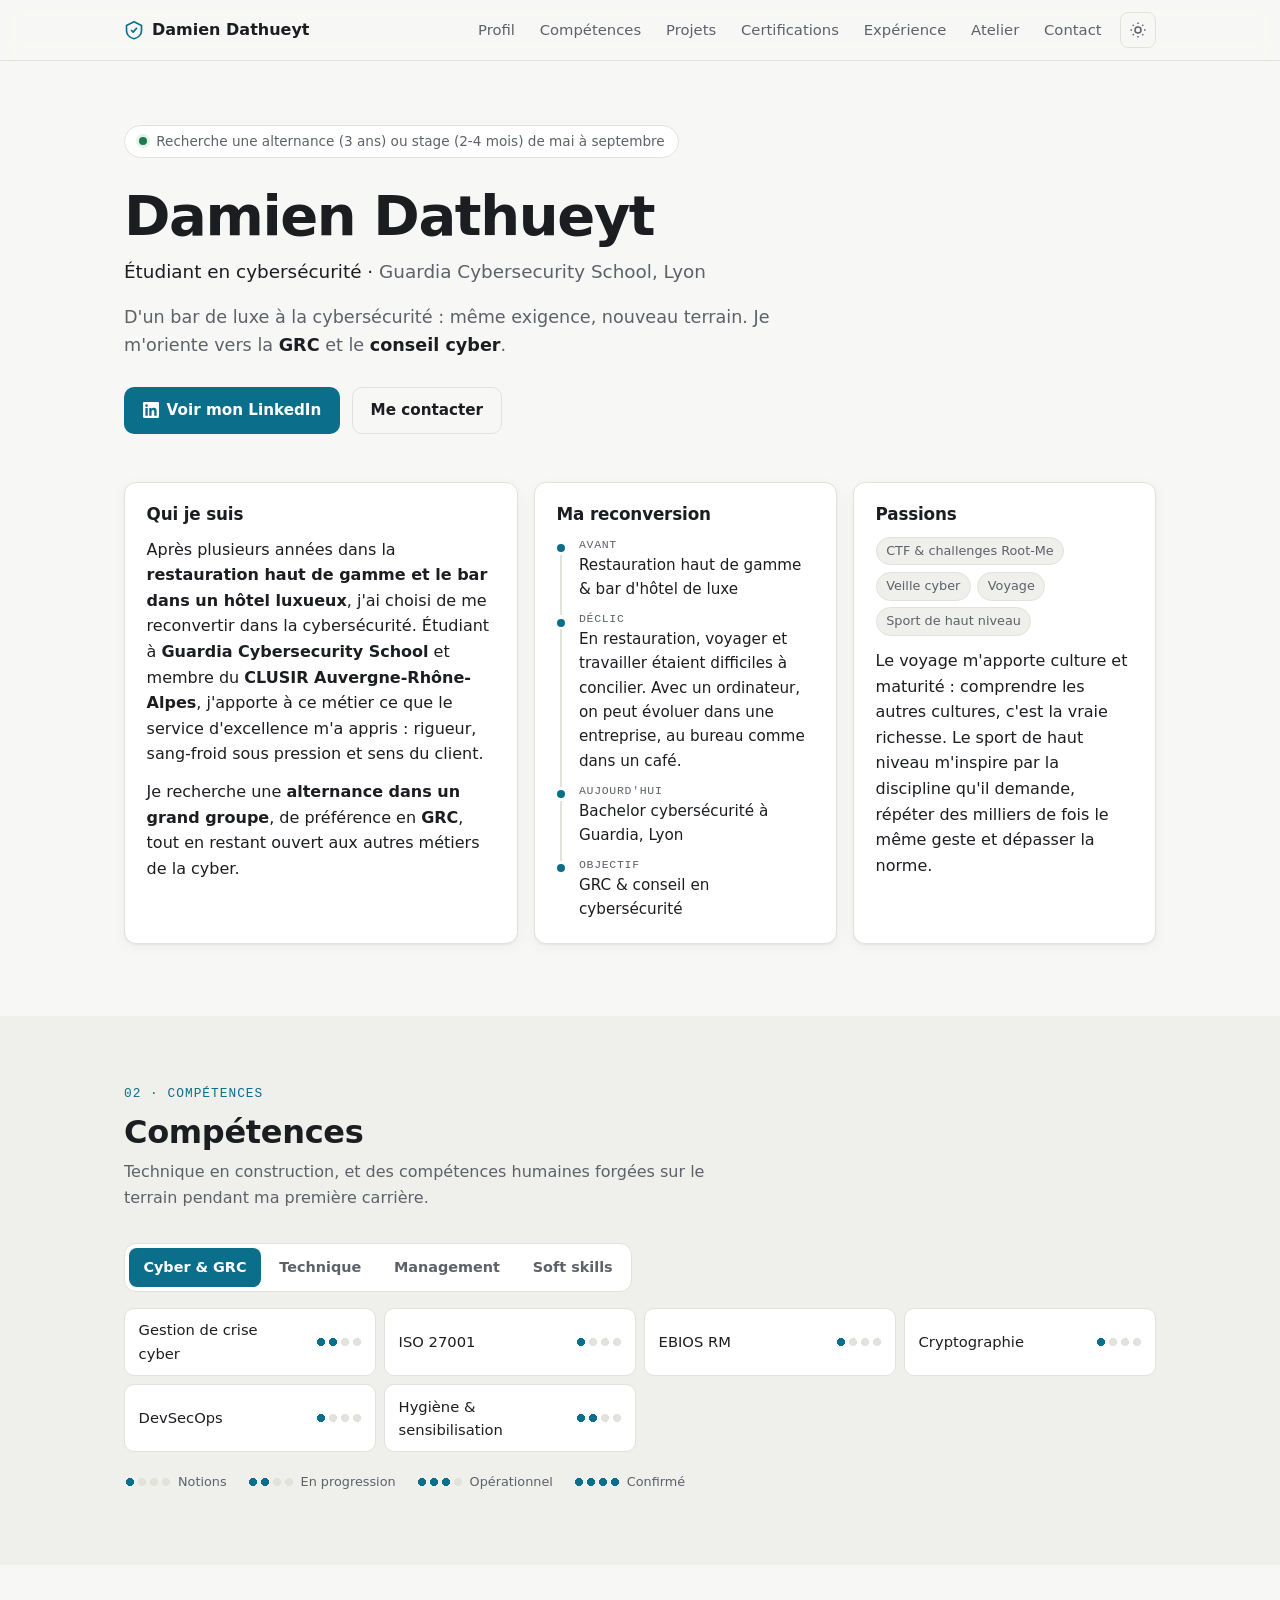
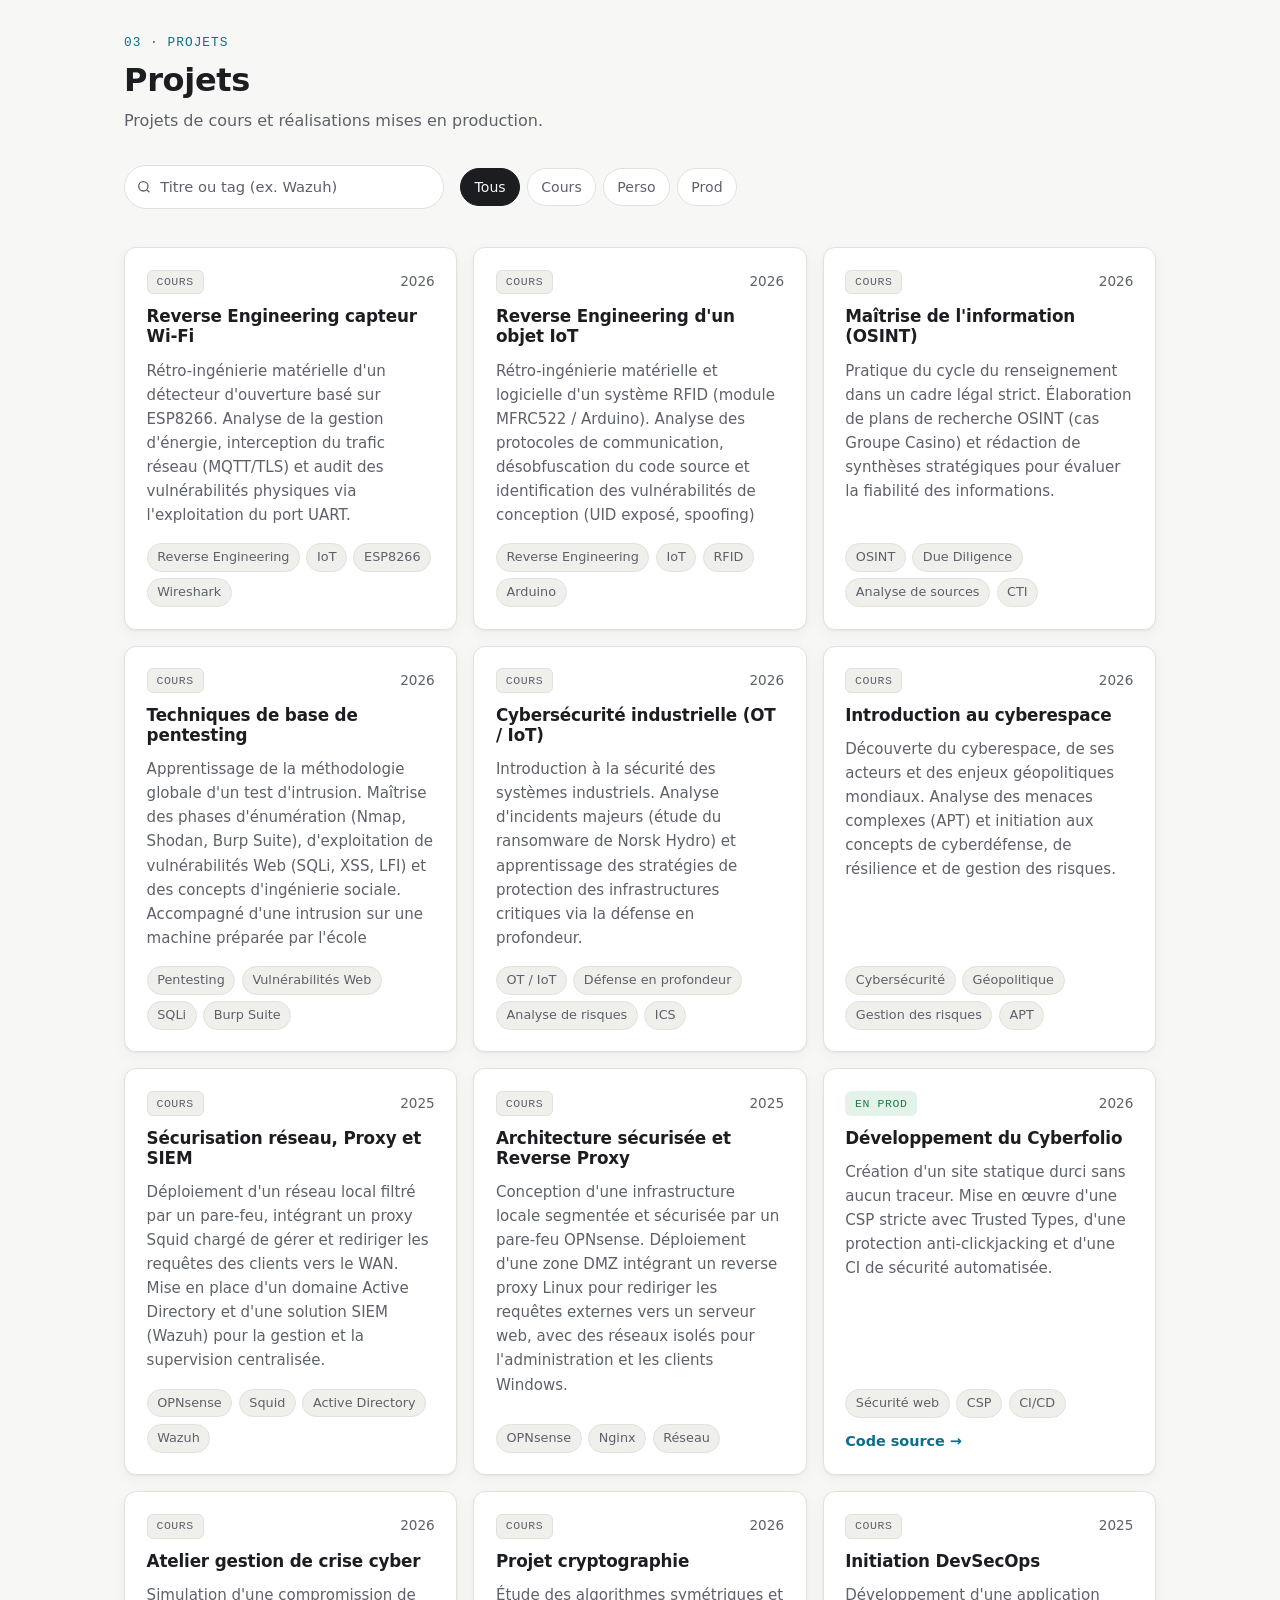
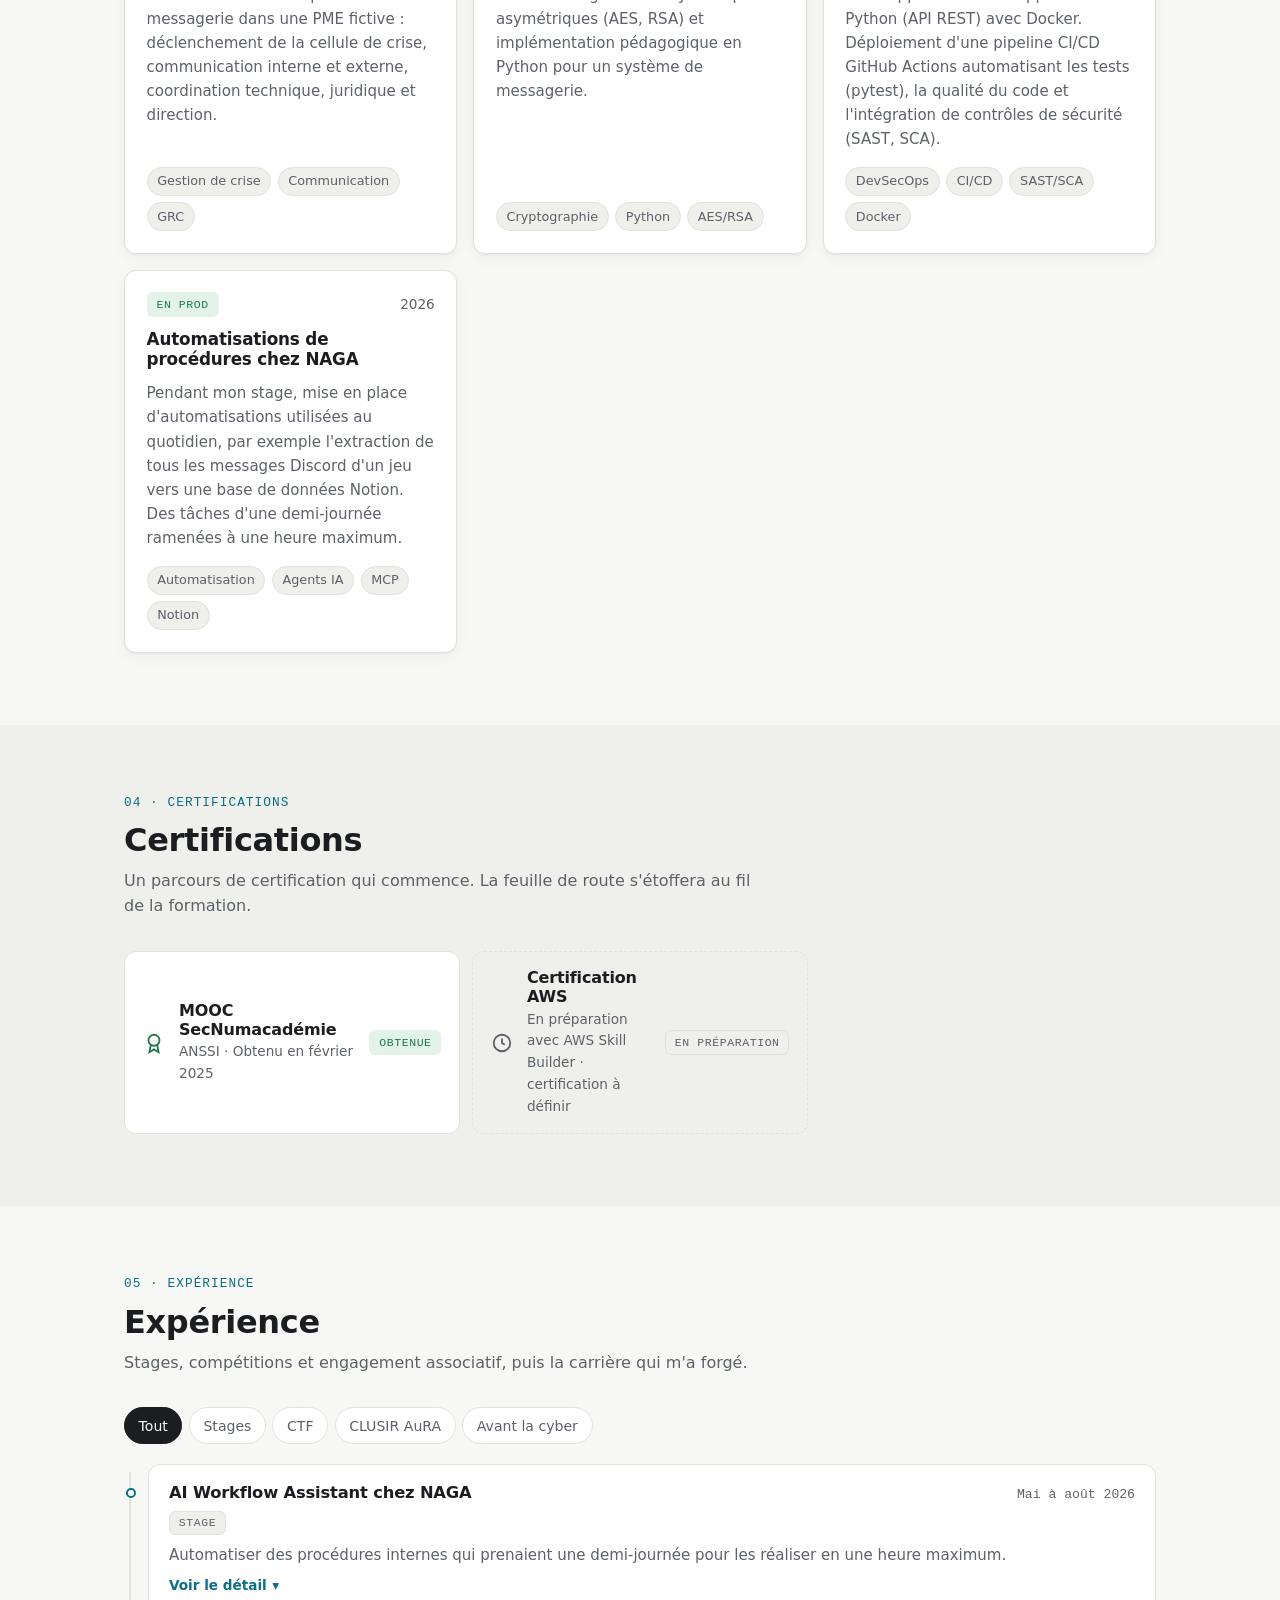
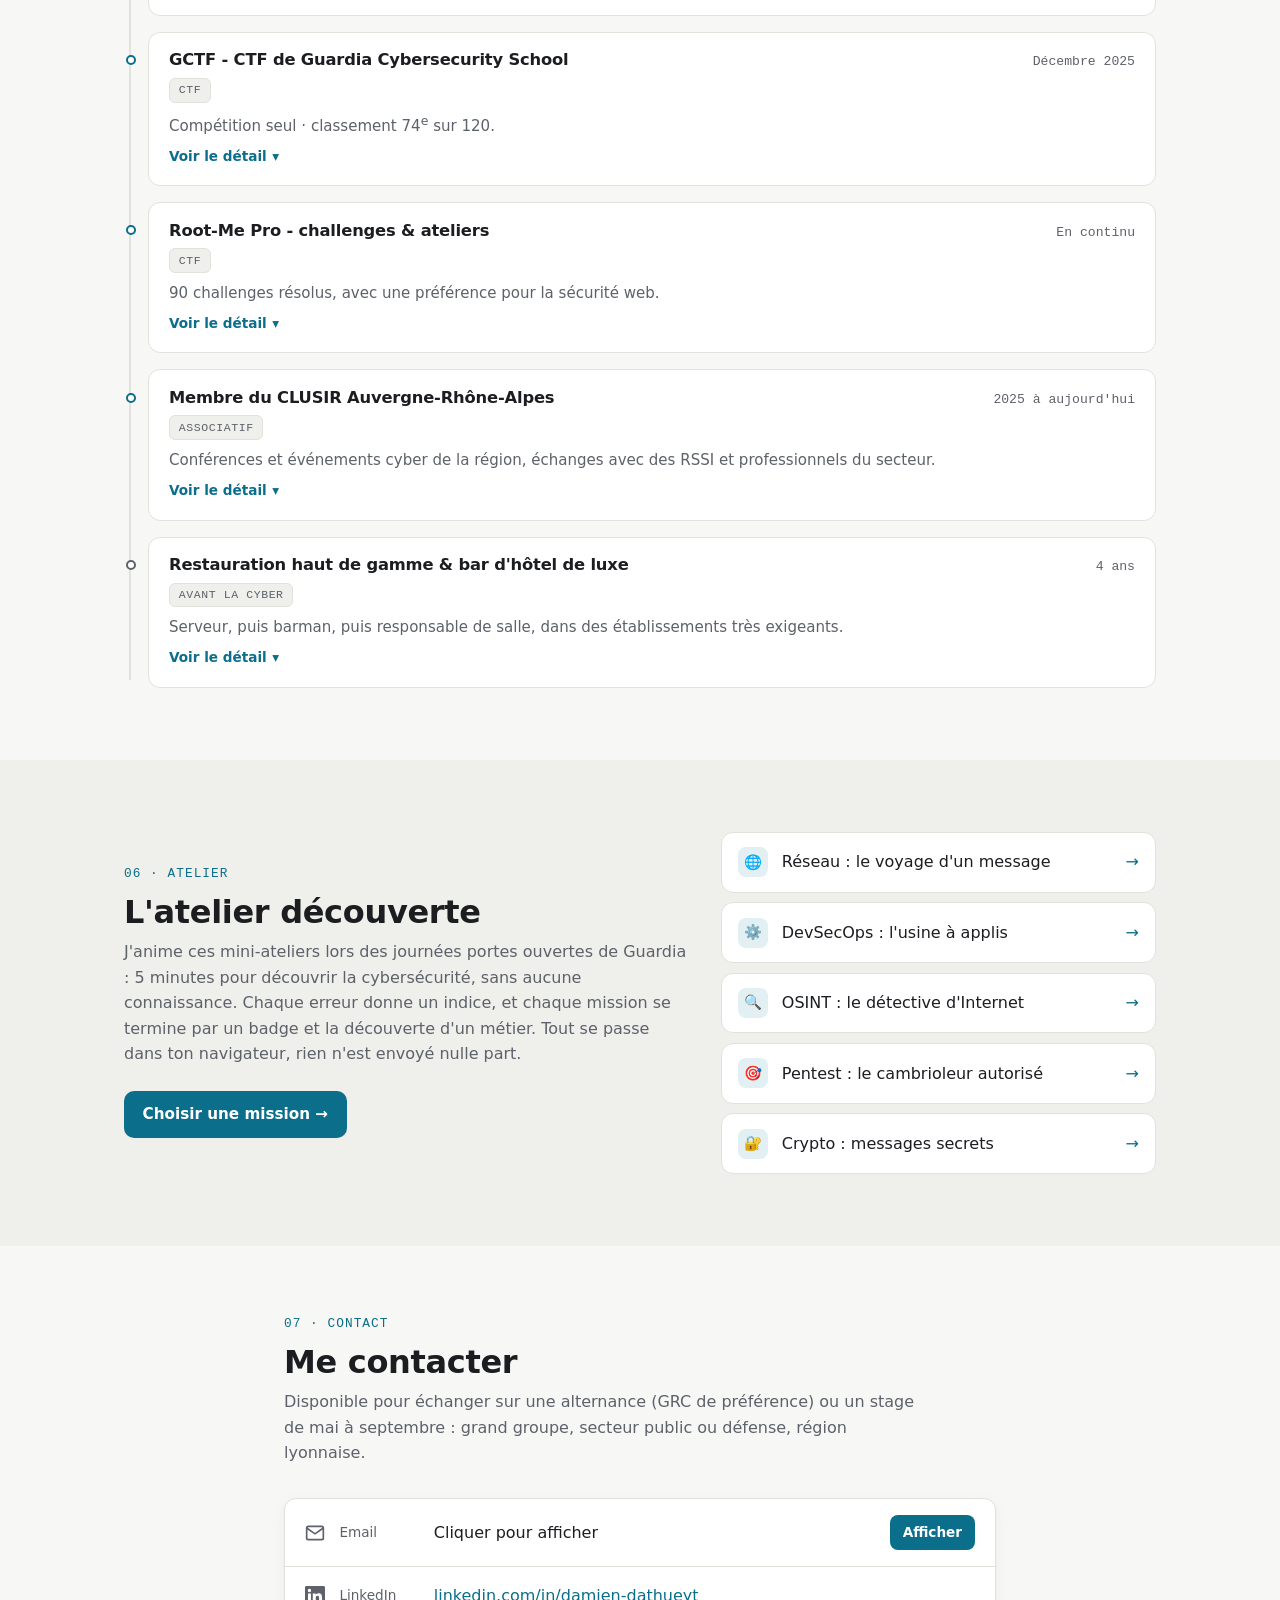
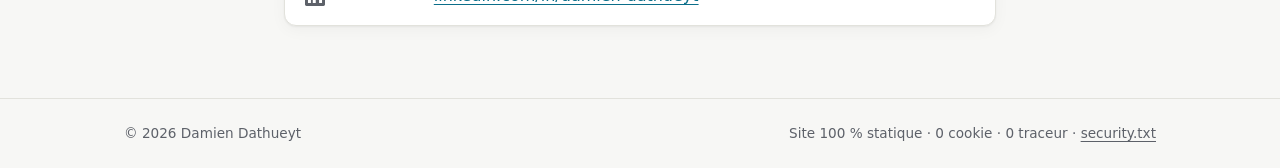
<file: index.html>
<!DOCTYPE html>
<html lang="fr">
<head>
    <meta charset="UTF-8">
    <!--
        SÉCURITÉ - Content Security Policy (en <meta>, car GitHub Pages ne permet
        pas d'envoyer d'en-têtes HTTP personnalisés). Elle DOIT rester la première
        balise après le charset, avant toute ressource.
        - default-src 'none'           : tout est interdit, on ouvre au cas par cas
        - script/style/img/font 'self' : uniquement des fichiers de ce dépôt
                                         (aucun CDN, aucune police Google, aucun traceur)
        - pas de 'unsafe-inline'       : ni <script> inline, ni attribut style="…",
                                         ni onclick="…" ne s'exécutent
        - connect-src 'none'           : le site ne fait AUCUNE requête réseau en JS
        - form-action 'none'           : aucun formulaire ne peut envoyer de données
        - require-trusted-types-for    : bloque innerHTML/eval & co (anti DOM-XSS)
        Limites connues en <meta> : frame-ancestors et report-uri sont ignorés
        → anti-clickjacking géré en JS dans assets/js/guard.js.
    -->
    <meta http-equiv="Content-Security-Policy" content="default-src 'none'; script-src 'self'; style-src 'self'; img-src 'self' data:; font-src 'self'; connect-src 'none'; manifest-src 'self'; media-src 'none'; object-src 'none'; frame-src 'none'; worker-src 'none'; base-uri 'none'; form-action 'none'; upgrade-insecure-requests; require-trusted-types-for 'script'; trusted-types 'none'">
    <meta name="referrer" content="no-referrer">
    <meta name="viewport" content="width=device-width, initial-scale=1">

    <title>Damien Dathueyt - Cyberfolio</title>
    <meta name="description" content="Cyberfolio de Damien Dathueyt (Zyphang) : étudiant en cybersécurité à Guardia Cybersecurity School, en reconversion, orienté GRC et conseil cyber. Lyon.">
    <meta name="author" content="Damien Dathueyt">
    <link rel="canonical" href="https://zyphang.github.io/">

    <meta property="og:type" content="website">
    <meta property="og:title" content="Damien Dathueyt - Cyberfolio">
    <meta property="og:description" content="Étudiant en cybersécurité à Guardia, en reconversion, orienté GRC et conseil cyber. Lyon.">
    <meta property="og:url" content="https://zyphang.github.io/">
    <meta property="og:locale" content="fr_FR">
    <!-- <meta property="og:image" content="https://zyphang.github.io/assets/img/og-image.png"> -->

    <meta name="color-scheme" content="light dark">
    <meta name="theme-color" content="#f7f7f5" media="(prefers-color-scheme: light)">
    <meta name="theme-color" content="#0d1117" media="(prefers-color-scheme: dark)">
    <link rel="icon" type="image/svg+xml" href="assets/img/favicon.svg">

    <!-- guard.js : chargé en premier, SANS defer (anti-framing + thème avant affichage) -->
    <script src="assets/js/guard.js"></script>
    <link rel="stylesheet" href="assets/css/styles.css">
    <script src="assets/js/main.js" defer></script>
</head>

<body>
<a href="#main" class="skip-link">Aller au contenu</a>

<header class="site-header">
    <nav class="nav container" aria-label="Navigation principale">
        <a href="#profil" class="nav-logo">
            <svg width="20" height="20" viewBox="0 0 24 24" fill="none" stroke="currentColor" stroke-width="2" stroke-linejoin="round" aria-hidden="true"><path d="M12 2 3 6.5v6c0 5 3.8 8.9 9 10 5.2-1.1 9-5 9-10v-6L12 2z"/><path d="m8.5 12 2.5 2.5 4.5-5"/></svg>
            <span>Damien Dathueyt</span>
        </a>

        <button class="nav-toggle" type="button" aria-expanded="false" aria-controls="nav-menu">
            <span class="sr-only">Menu</span><span class="bar"></span><span class="bar"></span>
        </button>

        <ul class="nav-menu" id="nav-menu">
            <li><a href="#profil">Profil</a></li>
            <li><a href="#competences">Compétences</a></li>
            <li><a href="#projets">Projets</a></li>
            <li><a href="#certifications">Certifications</a></li>
            <li><a href="#experience">Expérience</a></li>
            <li><a href="#atelier">Atelier</a></li>
            <li><a href="#contact">Contact</a></li>
            <li>
                <button class="theme-toggle" type="button" id="theme-toggle" aria-label="Changer de thème (clair / sombre)">
                    <svg class="icon-sun" width="18" height="18" viewBox="0 0 24 24" fill="none" stroke="currentColor" stroke-width="2" aria-hidden="true"><circle cx="12" cy="12" r="4"/><path d="M12 2v2M12 20v2M4.9 4.9l1.4 1.4M17.7 17.7l1.4 1.4M2 12h2M20 12h2M4.9 19.1l1.4-1.4M17.7 6.3l1.4-1.4"/></svg>
                    <svg class="icon-moon" width="18" height="18" viewBox="0 0 24 24" fill="none" stroke="currentColor" stroke-width="2" aria-hidden="true"><path d="M21 12.8A9 9 0 1 1 11.2 3a7 7 0 0 0 9.8 9.8z"/></svg>
                </button>
            </li>
        </ul>
    </nav>
</header>

<main id="main">

    <!-- ═══════════════════════════ 01 · PROFIL ═══════════════════════════ -->
    <section id="profil" class="section hero" aria-labelledby="hero-title">
        <div class="container">
            <p class="status"><span class="status-dot" aria-hidden="true"></span>Recherche une alternance (3 ans) ou stage (2-4 mois) de mai à septembre</p>

            <h1 id="hero-title" class="hero-title">Damien Dathueyt</h1>
            <p class="hero-role">Étudiant en cybersécurité · <span class="muted">Guardia Cybersecurity School, Lyon</span></p>
            <p class="hero-lead">
                D'un bar de luxe à la cybersécurité : même exigence, nouveau terrain.
                Je m'oriente vers la <strong>GRC</strong> et le <strong>conseil cyber</strong>.
            </p>

            <div class="hero-cta">
                <a class="btn btn-primary" href="https://www.linkedin.com/in/damien-dathueyt" target="_blank" rel="noopener noreferrer">
                    <svg width="16" height="16" viewBox="0 0 24 24" fill="currentColor" aria-hidden="true"><path d="M20.45 20.45h-3.56v-5.57c0-1.33-.02-3.04-1.85-3.04-1.85 0-2.14 1.45-2.14 2.94v5.67H9.35V9h3.41v1.56h.05c.48-.9 1.64-1.85 3.37-1.85 3.6 0 4.27 2.37 4.27 5.46v6.28zM5.34 7.43a2.06 2.06 0 1 1 0-4.13 2.06 2.06 0 0 1 0 4.13zM7.12 20.45H3.56V9h3.56v11.45zM22.22 0H1.77C.79 0 0 .77 0 1.73v20.54C0 23.23.79 24 1.77 24h20.45c.98 0 1.78-.77 1.78-1.73V1.73C24 .77 23.2 0 22.22 0z"/></svg>
                    Voir mon LinkedIn
                </a>
                <a class="btn btn-ghost" href="#contact">Me contacter</a>
                <!-- CV : dépose assets/docs/CV.pdf puis décommente la ligne suivante -->
                <!-- <a class="btn btn-ghost" href="assets/docs/CV.pdf" download>Télécharger mon CV</a> -->
            </div>

            <div class="profile-grid">
                <article class="card">
                    <h2 class="card-title">Qui je suis</h2>
                    <p>
                        Après plusieurs années dans la <strong>restauration haut de gamme et le bar dans un hôtel luxueux</strong>,
                        j'ai choisi de me reconvertir dans la cybersécurité. Étudiant à <strong>Guardia Cybersecurity School</strong>
                        et membre du <strong>CLUSIR Auvergne-Rhône-Alpes</strong>, j'apporte à ce métier ce que le service
                        d'excellence m'a appris : rigueur, sang-froid sous pression et sens du client.
                    </p>
                    <p>Je recherche une <strong>alternance dans un grand groupe</strong>, de préférence en <strong>GRC</strong>, tout en restant ouvert aux autres métiers de la cyber.</p>
                </article>

                <article class="card">
                    <h2 class="card-title">Ma reconversion</h2>
                    <ol class="path">
                        <li><span class="path-step">Avant</span>Restauration haut de gamme &amp; bar d'hôtel de luxe</li>
                        <li><span class="path-step">Déclic</span>En restauration, voyager et travailler étaient difficiles à concilier. Avec un ordinateur, on peut évoluer dans une entreprise, au bureau comme dans un café.</li>
                        <li><span class="path-step">Aujourd'hui</span>Bachelor cybersécurité à Guardia, Lyon</li>
                        <li><span class="path-step">Objectif</span>GRC &amp; conseil en cybersécurité</li>
                    </ol>
                </article>

                <article class="card">
                    <h2 class="card-title">Passions</h2>
                    <ul class="tags">
                        <li>CTF &amp; challenges Root-Me</li>
                        <li>Veille cyber</li>
                        <li>Voyage</li>
                        <li>Sport de haut niveau</li>
                    </ul>
                    <p>Le voyage m'apporte culture et maturité : comprendre les autres cultures, c'est la vraie richesse. Le sport de haut niveau m'inspire par la discipline qu'il demande, répéter des milliers de fois le même geste et dépasser la norme.</p>
                </article>
            </div>
        </div>
    </section>

    <!-- ═══════════════════════════ 02 · COMPÉTENCES ═══════════════════════════
         Niveaux : data-level="1" notions · "2" en progression · "3" opérationnel · "4" confirmé
         Pour ajouter une compétence : copie un <li class="skill">…</li>.
    -->
    <section id="competences" class="section section-alt" aria-labelledby="skills-title">
        <div class="container">
            <p class="eyebrow">02 · Compétences</p>
            <h2 id="skills-title" class="section-title">Compétences</h2>
            <p class="section-intro">Technique en construction, et des compétences humaines forgées sur le terrain pendant ma première carrière.</p>

            <div class="tabs" data-tabs>
                <div class="tablist" role="tablist" aria-label="Catégories de compétences">
                    <button role="tab" type="button" id="tab-cyber" aria-controls="panel-cyber" aria-selected="true">Cyber &amp; GRC</button>
                    <button role="tab" type="button" id="tab-tech" aria-controls="panel-tech" aria-selected="false" tabindex="-1">Technique</button>
                    <button role="tab" type="button" id="tab-mgmt" aria-controls="panel-mgmt" aria-selected="false" tabindex="-1">Management</button>
                    <button role="tab" type="button" id="tab-soft" aria-controls="panel-soft" aria-selected="false" tabindex="-1">Soft skills</button>
                </div>

                <div role="tabpanel" id="panel-cyber" aria-labelledby="tab-cyber" class="tabpanel">
                    <h3 class="panel-heading">Cyber &amp; GRC</h3>
                    <ul class="skills">
                        <li class="skill" data-level="2"><span>Gestion de crise cyber</span></li>
                        <li class="skill" data-level="1"><span>ISO 27001</span></li>
                        <li class="skill" data-level="1"><span>EBIOS RM</span></li>
                        <li class="skill" data-level="1"><span>Cryptographie</span></li>
                        <li class="skill" data-level="1"><span>DevSecOps</span></li>
                        <li class="skill" data-level="2"><span>Hygiène &amp; sensibilisation</span></li>
                    </ul>
                </div>

                <div role="tabpanel" id="panel-tech" aria-labelledby="tab-tech" class="tabpanel">
                    <h3 class="panel-heading">Technique</h3>
                    <ul class="skills">
                        <li class="skill" data-level="1"><span>Linux</span></li>
                        <li class="skill" data-level="1"><span>Windows</span></li>
                        <li class="skill" data-level="1"><span>Réseau TCP/IP</span></li>
                        <li class="skill" data-level="2"><span>Python</span></li>
                        <li class="skill" data-level="1"><span>C++</span></li>
                        <li class="skill" data-level="2"><span>HTML / CSS / JS</span></li>
                        <li class="skill" data-level="1"><span>PHP / MySQL</span></li>
                        <li class="skill" data-level="1"><span>Burp Suite</span></li>
                        <li class="skill" data-level="2"><span>Git / GitHub</span></li>
                    </ul>
                </div>

                <div role="tabpanel" id="panel-mgmt" aria-labelledby="tab-mgmt" class="tabpanel">
                    <h3 class="panel-heading">Management</h3>
                    <p class="panel-note">Acquis en restauration haut de gamme.</p>
                    <ul class="skills">
                        <li class="skill" data-level="3"><span>Encadrement d'équipe</span></li>
                        <li class="skill" data-level="3"><span>Organisation &amp; planning de service</span></li>
                        <li class="skill" data-level="3"><span>Formation des nouveaux arrivants</span></li>
                        <li class="skill" data-level="3"><span>Priorisation dans l'urgence</span></li>
                        <li class="skill" data-level="4"><span>Relation client exigeante</span></li>
                        <li class="skill" data-level="2"><span>Gestion des stocks &amp; coûts</span></li>
                    </ul>
                </div>

                <div role="tabpanel" id="panel-soft" aria-labelledby="tab-soft" class="tabpanel">
                    <h3 class="panel-heading">Soft skills</h3>
                    <ul class="skills">
                        <li class="skill" data-level="4"><span>Gestion du stress</span></li>
                        <li class="skill" data-level="4"><span>Sang-froid en situation de crise</span></li>
                        <li class="skill" data-level="3"><span>Communication &amp; diplomatie</span></li>
                        <li class="skill" data-level="4"><span>Rigueur &amp; sens du détail</span></li>
                        <li class="skill" data-level="3"><span>Adaptabilité</span></li>
                        <li class="skill" data-level="3"><span>Travail en équipe</span></li>
                    </ul>
                </div>
            </div>

            <ul class="legend" aria-label="Légende des niveaux">
                <li class="skill" data-level="1"><span>Notions</span></li>
                <li class="skill" data-level="2"><span>En progression</span></li>
                <li class="skill" data-level="3"><span>Opérationnel</span></li>
                <li class="skill" data-level="4"><span>Confirmé</span></li>
            </ul>
        </div>
    </section>

    <!-- ═══════════════════════════ 03 · PROJETS ═══════════════════════════
         data-type : "cours" | "perso" | "prod"   (sert au filtre)
    -->
    <section id="projets" class="section" aria-labelledby="projects-title">
        <div class="container">
            <p class="eyebrow">03 · Projets</p>
            <h2 id="projects-title" class="section-title">Projets</h2>
            <p class="section-intro">Projets de cours et réalisations mises en production.</p>

            <div class="project-tools">
                <div class="search">
                    <svg class="search-icon" width="16" height="16" viewBox="0 0 24 24" fill="none" stroke="currentColor" stroke-width="2" aria-hidden="true"><circle cx="11" cy="11" r="7"/><path d="m20 20-3.5-3.5"/></svg>
                    <label for="project-search" class="sr-only">Rechercher un projet par titre ou par tag</label>
                    <input id="project-search" type="search" placeholder="Titre ou tag (ex. Wazuh)" autocomplete="off" spellcheck="false" maxlength="60">
                </div>
                <div class="filters" data-filter="projects" role="group" aria-label="Filtrer les projets">
                    <button type="button" data-value="all" aria-pressed="true">Tous</button>
                    <button type="button" data-value="cours" aria-pressed="false">Cours</button>
                    <button type="button" data-value="perso" aria-pressed="false">Perso</button>
                    <button type="button" data-value="prod" aria-pressed="false">Prod</button>
                </div>
            </div>
            <p class="search-status" id="project-status" aria-live="polite"></p>

            <div class="grid-3" id="projects">
                <!-- NOUVEAU PROJET : ne pas supprimer ce repère (utilisé par tools/nouveau-projet.sh) -->
                <article class="card project" data-type="cours">
                    <div class="card-meta"><span class="badge">Cours</span><span>2026</span></div>
                    <h3 class="card-title">Reverse Engineering capteur Wi-Fi</h3>
                    <p>Rétro-ingénierie matérielle d'un détecteur d'ouverture basé sur ESP8266. Analyse de la gestion d'énergie, interception du trafic réseau (MQTT/TLS) et audit des vulnérabilités physiques via l'exploitation du port UART.</p>
                    <ul class="tags"><li>Reverse Engineering</li><li>IoT</li><li>ESP8266</li><li>Wireshark</li></ul>
                </article>

                <article class="card project" data-type="cours">
                    <div class="card-meta"><span class="badge">Cours</span><span>2026</span></div>
                    <h3 class="card-title">Reverse Engineering d'un objet IoT</h3>
                    <p>Rétro-ingénierie matérielle et logicielle d'un système RFID (module MFRC522 / Arduino). Analyse des protocoles de communication, désobfuscation du code source et identification des vulnérabilités de conception (UID exposé, spoofing)</p>
                    <ul class="tags"><li>Reverse Engineering</li><li>IoT</li><li>RFID</li><li>Arduino</li></ul>
                </article>

                <article class="card project" data-type="cours">
                    <div class="card-meta"><span class="badge">Cours</span><span>2026</span></div>
                    <h3 class="card-title">Maîtrise de l'information (OSINT)</h3>
                    <p>Pratique du cycle du renseignement dans un cadre légal strict. Élaboration de plans de recherche OSINT (cas Groupe Casino) et rédaction de synthèses stratégiques pour évaluer la fiabilité des informations.</p>
                    <ul class="tags"><li>OSINT</li><li>Due Diligence</li><li>Analyse de sources</li><li>CTI</li></ul>
                </article>

                <article class="card project" data-type="cours">
                    <div class="card-meta"><span class="badge">Cours</span><span>2026</span></div>
                    <h3 class="card-title">Techniques de base de pentesting</h3>
                    <p>Apprentissage de la méthodologie globale d'un test d'intrusion. Maîtrise des phases d'énumération (Nmap, Shodan, Burp Suite), d'exploitation de vulnérabilités Web (SQLi, XSS, LFI) et des concepts d'ingénierie sociale. Accompagné d'une intrusion sur une machine préparée par l'école</p>
                    <ul class="tags"><li>Pentesting</li><li>Vulnérabilités Web</li><li>SQLi</li><li>Burp Suite</li></ul>
                </article>

                <article class="card project" data-type="cours">
                    <div class="card-meta"><span class="badge">Cours</span><span>2026</span></div>
                    <h3 class="card-title">Cybersécurité industrielle (OT / IoT)</h3>
                    <p>Introduction à la sécurité des systèmes industriels. Analyse d'incidents majeurs (étude du ransomware de Norsk Hydro) et apprentissage des stratégies de protection des infrastructures critiques via la défense en profondeur.</p>
                    <ul class="tags"><li>OT / IoT</li><li>Défense en profondeur</li><li>Analyse de risques</li><li>ICS</li></ul>
                </article>

                <article class="card project" data-type="cours">
                    <div class="card-meta"><span class="badge">Cours</span><span>2026</span></div>
                    <h3 class="card-title">Introduction au cyberespace</h3>
                    <p>Découverte du cyberespace, de ses acteurs et des enjeux géopolitiques mondiaux. Analyse des menaces complexes (APT) et initiation aux concepts de cyberdéfense, de résilience et de gestion des risques.</p>
                    <ul class="tags"><li>Cybersécurité</li><li>Géopolitique</li><li>Gestion des risques</li><li>APT</li></ul>
                </article>

                <article class="card project" data-type="cours">
                    <div class="card-meta"><span class="badge">Cours</span><span>2025</span></div>
                    <h3 class="card-title">Sécurisation réseau, Proxy et SIEM</h3>
                    <p>Déploiement d'un réseau local filtré par un pare-feu, intégrant un proxy Squid chargé de gérer et rediriger les requêtes des clients vers le WAN. Mise en place d'un domaine Active Directory et d'une solution SIEM (Wazuh) pour la gestion et la supervision centralisée.</p>
                    <ul class="tags"><li>OPNsense</li><li>Squid</li><li>Active Directory</li><li>Wazuh</li></ul>
                </article>

                <article class="card project" data-type="cours">
                    <div class="card-meta"><span class="badge">Cours</span><span>2025</span></div>
                    <h3 class="card-title">Architecture sécurisée et Reverse Proxy</h3>
                    <p>Conception d'une infrastructure locale segmentée et sécurisée par un pare-feu OPNsense. Déploiement d'une zone DMZ intégrant un reverse proxy Linux pour rediriger les requêtes externes vers un serveur web, avec des réseaux isolés pour l'administration et les clients Windows.</p>
                    <ul class="tags"><li>OPNsense</li><li>Nginx</li><li>Réseau</li></ul>
                </article>

                <article class="card project" data-type="prod">
                    <div class="card-meta"><span class="badge badge-prod">En prod</span><span>2026</span></div>
                    <h3 class="card-title">Développement du Cyberfolio</h3>
                    <p>Création d'un site statique durci sans aucun traceur. Mise en œuvre d'une CSP stricte avec Trusted Types, d'une protection anti-clickjacking et d'une CI de sécurité automatisée.</p>
                    <ul class="tags"><li>Sécurité web</li><li>CSP</li><li>CI/CD</li></ul>
                    <a class="card-link" href="https://github.com/Zyphang/Zyphang.github.io" target="_blank" rel="noopener noreferrer">Code source →</a>
                </article>

                <article class="card project" data-type="cours">
                    <div class="card-meta"><span class="badge">Cours</span><span>2026</span></div>
                    <h3 class="card-title">Atelier gestion de crise cyber</h3>
                    <p>Simulation d'une compromission de messagerie dans une PME fictive : déclenchement de la cellule de crise, communication interne et externe, coordination technique, juridique et direction.</p>
                    <ul class="tags"><li>Gestion de crise</li><li>Communication</li><li>GRC</li></ul>
                </article>

                <article class="card project" data-type="cours">
                    <div class="card-meta"><span class="badge">Cours</span><span>2026</span></div>
                    <h3 class="card-title">Projet cryptographie</h3>
                    <p>Étude des algorithmes symétriques et asymétriques (AES, RSA) et implémentation pédagogique en Python pour un système de messagerie.</p>
                    <ul class="tags"><li>Cryptographie</li><li>Python</li><li>AES/RSA</li></ul>
                </article>

                <article class="card project" data-type="cours">
                    <div class="card-meta"><span class="badge">Cours</span><span>2025</span></div>
                    <h3 class="card-title">Initiation DevSecOps</h3>
                    <p>Développement d'une application Python (API REST) avec Docker. Déploiement d'une pipeline CI/CD GitHub Actions automatisant les tests (pytest), la qualité du code et l'intégration de contrôles de sécurité (SAST, SCA).</p>
                    <ul class="tags"><li>DevSecOps</li><li>CI/CD</li><li>SAST/SCA</li><li>Docker</li></ul>
                </article>

                <article class="card project" data-type="prod">
                    <div class="card-meta"><span class="badge badge-prod">En prod</span><span>2026</span></div>
                    <h3 class="card-title">Automatisations de procédures chez NAGA</h3>
                    <p>Pendant mon stage, mise en place d'automatisations utilisées au quotidien, par exemple l'extraction de tous les messages Discord d'un jeu vers une base de données Notion. Des tâches d'une demi-journée ramenées à une heure maximum.</p>
                    <ul class="tags"><li>Automatisation</li><li>Agents IA</li><li>MCP</li><li>Notion</li></ul>
                </article>
            </div>
            <div class="search-empty" id="project-empty" hidden>
                <p>Aucun projet ne correspond à ta recherche.</p>
                <button class="btn btn-small btn-ghost" type="button" id="project-clear">Tout afficher</button>
            </div>
        </div>
    </section>

    <!-- ═══════════════════════════ 04 · CERTIFICATIONS ═══════════════════════════ -->
    <section id="certifications" class="section section-alt" aria-labelledby="certs-title">
        <div class="container">
            <p class="eyebrow">04 · Certifications</p>
            <h2 id="certs-title" class="section-title">Certifications</h2>
            <p class="section-intro">Un parcours de certification qui commence. La feuille de route s'étoffera au fil de la formation.</p>

            <div class="certs">
                <article class="cert cert-done">
                    <svg class="cert-icon" width="22" height="22" viewBox="0 0 24 24" fill="none" stroke="currentColor" stroke-width="2" aria-hidden="true"><circle cx="12" cy="9" r="6"/><path d="m8.5 14-1.5 8 5-3 5 3-1.5-8"/></svg>
                    <div>
                        <h3 class="cert-title">MOOC SecNumacadémie</h3>
                        <p class="cert-meta">ANSSI · Obtenu en février 2025</p>
                    </div>
                    <span class="badge badge-ok">Obtenue</span>
                </article>

                <article class="cert cert-planned">
                    <svg class="cert-icon" width="22" height="22" viewBox="0 0 24 24" fill="none" stroke="currentColor" stroke-width="2" aria-hidden="true"><circle cx="12" cy="12" r="9"/><path d="M12 7v5l3 2"/></svg>
                    <div>
                        <h3 class="cert-title">Certification AWS</h3>
                        <p class="cert-meta">En préparation avec AWS Skill Builder · certification à définir</p>
                    </div>
                    <span class="badge">En préparation</span>
                </article>
            </div>
        </div>
    </section>

    <!-- ═══════════════════════════ 05 · EXPÉRIENCE ═══════════════════════════
         data-type : "stage" | "ctf" | "clusir" | "avant"
    -->
    <section id="experience" class="section" aria-labelledby="exp-title">
        <div class="container">
            <p class="eyebrow">05 · Expérience</p>
            <h2 id="exp-title" class="section-title">Expérience</h2>
            <p class="section-intro">Stages, compétitions et engagement associatif, puis la carrière qui m'a forgé.</p>

            <div class="filters" data-filter="timeline" role="group" aria-label="Filtrer les expériences">
                <button type="button" data-value="all" aria-pressed="true">Tout</button>
                <button type="button" data-value="stage" aria-pressed="false">Stages</button>
                <button type="button" data-value="ctf" aria-pressed="false">CTF</button>
                <button type="button" data-value="clusir" aria-pressed="false">CLUSIR AuRA</button>
                <button type="button" data-value="avant" aria-pressed="false">Avant la cyber</button>
            </div>

            <ol class="timeline" id="timeline">
                <li class="tl-item" data-type="stage">
                    <details class="tl-details">
                        <summary>
                            <div class="tl-head">
                                <h3 class="tl-title">AI Workflow Assistant chez NAGA</h3>
                                <span class="tl-period">Mai à août 2026</span>
                            </div>
                            <span class="badge">Stage</span>
                            <p>Automatiser des procédures internes qui prenaient une demi-journée pour les réaliser en une heure maximum.</p>
                            <span class="tl-more" aria-hidden="true">Voir le détail</span>
                        </summary>
                        <div class="tl-body">
                            <h4 class="tl-body-title">Missions</h4>
                            <ul class="tl-missions">
                                <li>Bot de prospection connecté à Steam</li>
                                <li>Interface graphique pour piloter les différents bots produits</li>
                                <li>Retranscription automatique des conversations autour d'un jeu (Discord) vers une base de données Notion</li>
                                <li><strong>Résultat :</strong> un gain de temps considérable, des tâches d'une demi-journée ramenées à une heure maximum</li>
                            </ul>
                            <p class="tl-skills"><strong>Compétences mobilisées :</strong> automatisation avec des agents IA, webhooks, serveurs MCP</p>
                        </div>
                    </details>
                </li>

                <li class="tl-item" data-type="ctf">
                    <details class="tl-details">
                        <summary>
                            <div class="tl-head">
                                <h3 class="tl-title">GCTF - CTF de Guardia Cybersecurity School</h3>
                                <span class="tl-period">Décembre 2025</span>
                            </div>
                            <span class="badge">CTF</span>
                            <p>Compétition seul · classement 74<sup>e</sup> sur 120.</p>
                            <span class="tl-more" aria-hidden="true">Voir le détail</span>
                        </summary>
                        <div class="tl-body">
                            <h4 class="tl-body-title">Détails</h4>
                            <ul class="tl-missions">
                                <li>Catégories travaillées : OSINT, reverse engineering, cryptographie</li>
                            </ul>
                            <p class="tl-skills"><strong>Compétences mobilisées :</strong>persévérance, gestion du temps sous pression, OSINT, reverse, cryptographie</p>
                        </div>
                    </details>
                </li>

                <li class="tl-item" data-type="ctf">
                    <details class="tl-details">
                        <summary>
                            <div class="tl-head">
                                <h3 class="tl-title">Root-Me Pro - challenges &amp; ateliers</h3>
                                <span class="tl-period">En continu</span>
                            </div>
                            <span class="badge">CTF</span>
                            <p>90 challenges résolus, avec une préférence pour la sécurité web.</p>
                            <span class="tl-more" aria-hidden="true">Voir le détail</span>
                        </summary>
                        <div class="tl-body">
                            <h4 class="tl-body-title">Détails</h4>
                            <ul class="tl-missions">
                                <li>90 challenges résolus</li>
                                <li>Catégorie préférée : Web</li>
                            </ul>
                            <p class="tl-skills"><strong>Compétences mobilisées :</strong> curiosité, persévérance, sécurité web</p>
                        </div>
                    </details>
                </li>

                <li class="tl-item" data-type="clusir">
                    <details class="tl-details">
                        <summary>
                            <div class="tl-head">
                                <h3 class="tl-title">Membre du CLUSIR Auvergne-Rhône-Alpes</h3>
                                <span class="tl-period">2025 à aujourd'hui</span>
                            </div>
                            <span class="badge">Associatif</span>
                            <p>Conférences et événements cyber de la région, échanges avec des RSSI et professionnels du secteur.</p>
                            <span class="tl-more" aria-hidden="true">Voir le détail</span>
                        </summary>
                        <div class="tl-body">
                            <h4 class="tl-body-title">Missions</h4>
                            <ul class="tl-missions">
                                <li>Participation aux Journées de la cyber</li>
                                <li>De nombreux retours d'expérience de professionnels</li>
                                <li>Échanges directs avec des RSSI et des experts, précieux pour construire mon projet professionnel</li>
                                <li>Participation active sur des ateliers ROOT-ME PRO (partenaire du CLUSIR)</li>
                            </ul>
                            <p class="tl-skills"><strong>Compétences mobilisées :</strong> veille, réseau professionnel, culture GRC</p>
                        </div>
                    </details>
                </li>

                <li class="tl-item" data-type="avant">
                    <details class="tl-details">
                        <summary>
                            <div class="tl-head">
                                <h3 class="tl-title">Restauration haut de gamme &amp; bar d'hôtel de luxe</h3>
                                <span class="tl-period">4 ans</span>
                            </div>
                            <span class="badge">Avant la cyber</span>
                            <p>Serveur, puis barman, puis responsable de salle, dans des établissements très exigeants.</p>
                            <span class="tl-more" aria-hidden="true">Voir le détail</span>
                        </summary>
                        <div class="tl-body">
                            <h4 class="tl-body-title">Missions</h4>
                            <ul class="tl-missions">
                                <li>Barman dans un hôtel 4★ service 5★, service haut de gamme au Golf du Gouverneur</li>
                                <li>Responsable de salle au Chaudron</li>
                                <li>Encadrement d'une équipe de 5 serveurs : organisation du service et formation</li>
                                <li>Relation avec une clientèle exigeante, gestion des priorités en plein rush</li>
                            </ul>
                            <p class="tl-skills"><strong>Compétences mobilisées :</strong> management, gestion du stress, communication, rigueur, directement transférables au conseil et à la GRC</p>
                        </div>
                    </details>
                </li>
            </ol>
        </div>
    </section>

    <!-- ═══════════════════════════ 06 · ATELIER ═══════════════════════════ -->
    <section id="atelier" class="section section-alt" aria-labelledby="atelier-title">
        <div class="container">
            <div class="atelier-teaser">
                <div>
                    <p class="eyebrow">06 · Atelier</p>
                    <h2 id="atelier-title" class="section-title">L'atelier découverte</h2>
                    <p class="section-intro">
                        J'anime ces mini-ateliers lors des journées portes ouvertes de Guardia : 5 minutes pour
                        découvrir la cybersécurité, sans aucune connaissance. Chaque erreur donne un indice, et chaque
                        mission se termine par un badge et la découverte d'un métier. Tout se passe dans ton
                        navigateur, rien n'est envoyé nulle part.
                    </p>
                    <a class="btn btn-primary" href="atelier.html">Choisir une mission →</a>
                </div>
                <ul class="atelier-list" aria-label="Missions de l'atelier">
                    <li><a href="mission.html?m=reseau"><span class="atelier-num" aria-hidden="true">🌐</span><span>Réseau : le voyage d'un message</span><span class="atelier-go" aria-hidden="true">→</span></a></li>
                    <li><a href="mission.html?m=devsecops"><span class="atelier-num" aria-hidden="true">⚙️</span><span>DevSecOps : l'usine à applis</span><span class="atelier-go" aria-hidden="true">→</span></a></li>
                    <li><a href="mission.html?m=osint"><span class="atelier-num" aria-hidden="true">🔍</span><span>OSINT : le détective d'Internet</span><span class="atelier-go" aria-hidden="true">→</span></a></li>
                    <li><a href="mission.html?m=pentest"><span class="atelier-num" aria-hidden="true">🎯</span><span>Pentest : le cambrioleur autorisé</span><span class="atelier-go" aria-hidden="true">→</span></a></li>
                    <li><a href="mission.html?m=crypto"><span class="atelier-num" aria-hidden="true">🔐</span><span>Crypto : messages secrets</span><span class="atelier-go" aria-hidden="true">→</span></a></li>
                </ul>
            </div>
        </div>
    </section>

    <!-- ═══════════════════════════ 07 · CONTACT ═══════════════════════════ -->
    <section id="contact" class="section" aria-labelledby="contact-title">
        <div class="container narrow">
            <p class="eyebrow">07 · Contact</p>
            <h2 id="contact-title" class="section-title">Me contacter</h2>
            <p class="section-intro">Disponible pour échanger sur une alternance (GRC de préférence) ou un stage de mai à septembre : grand groupe, secteur public ou défense, région lyonnaise.</p>

            <div class="contact">
                <!-- Email : jamais écrit en clair dans le code. Il est assemblé au clic
                     à partir de morceaux (data-u / data-d), ce qui bloque la plupart des robots. -->
                <div class="contact-row">
                    <svg width="20" height="20" viewBox="0 0 24 24" fill="none" stroke="currentColor" stroke-width="2" aria-hidden="true"><rect x="2" y="4" width="20" height="16" rx="2"/><path d="m22 6-10 7L2 6"/></svg>
                    <span class="contact-label">Email</span>
                    <span class="contact-value" id="email-value" aria-live="polite">Cliquer pour afficher</span>
                    <span class="contact-actions">
                        <button class="btn btn-small" type="button" id="email-reveal" data-u="ZGF0aHVleXQ=" data-d="cHJvdG9uLm1l">Afficher</button>
                        <button class="btn btn-small btn-ghost" type="button" id="email-copy" hidden>Copier</button>
                    </span>
                </div>
                <div class="contact-row">
                    <svg width="20" height="20" viewBox="0 0 24 24" fill="currentColor" aria-hidden="true"><path d="M20.45 20.45h-3.56v-5.57c0-1.33-.02-3.04-1.85-3.04-1.85 0-2.14 1.45-2.14 2.94v5.67H9.35V9h3.41v1.56h.05c.48-.9 1.64-1.85 3.37-1.85 3.6 0 4.27 2.37 4.27 5.46v6.28zM5.34 7.43a2.06 2.06 0 1 1 0-4.13 2.06 2.06 0 0 1 0 4.13zM7.12 20.45H3.56V9h3.56v11.45zM22.22 0H1.77C.79 0 0 .77 0 1.73v20.54C0 23.23.79 24 1.77 24h20.45c.98 0 1.78-.77 1.78-1.73V1.73C24 .77 23.2 0 22.22 0z"/></svg>
                    <span class="contact-label">LinkedIn</span>
                    <a class="contact-value" href="https://www.linkedin.com/in/damien-dathueyt" target="_blank" rel="noopener noreferrer">linkedin.com/in/damien-dathueyt</a>
                </div>
            </div>
        </div>
    </section>
</main>

<footer class="site-footer">
    <div class="container footer-row">
        <span>© <span id="year">2026</span> Damien Dathueyt</span>
        <span class="footer-sec">Site 100 % statique · 0 cookie · 0 traceur · <a href=".well-known/security.txt">security.txt</a></span>
    </div>
</footer>
</body>
</html>
</file>
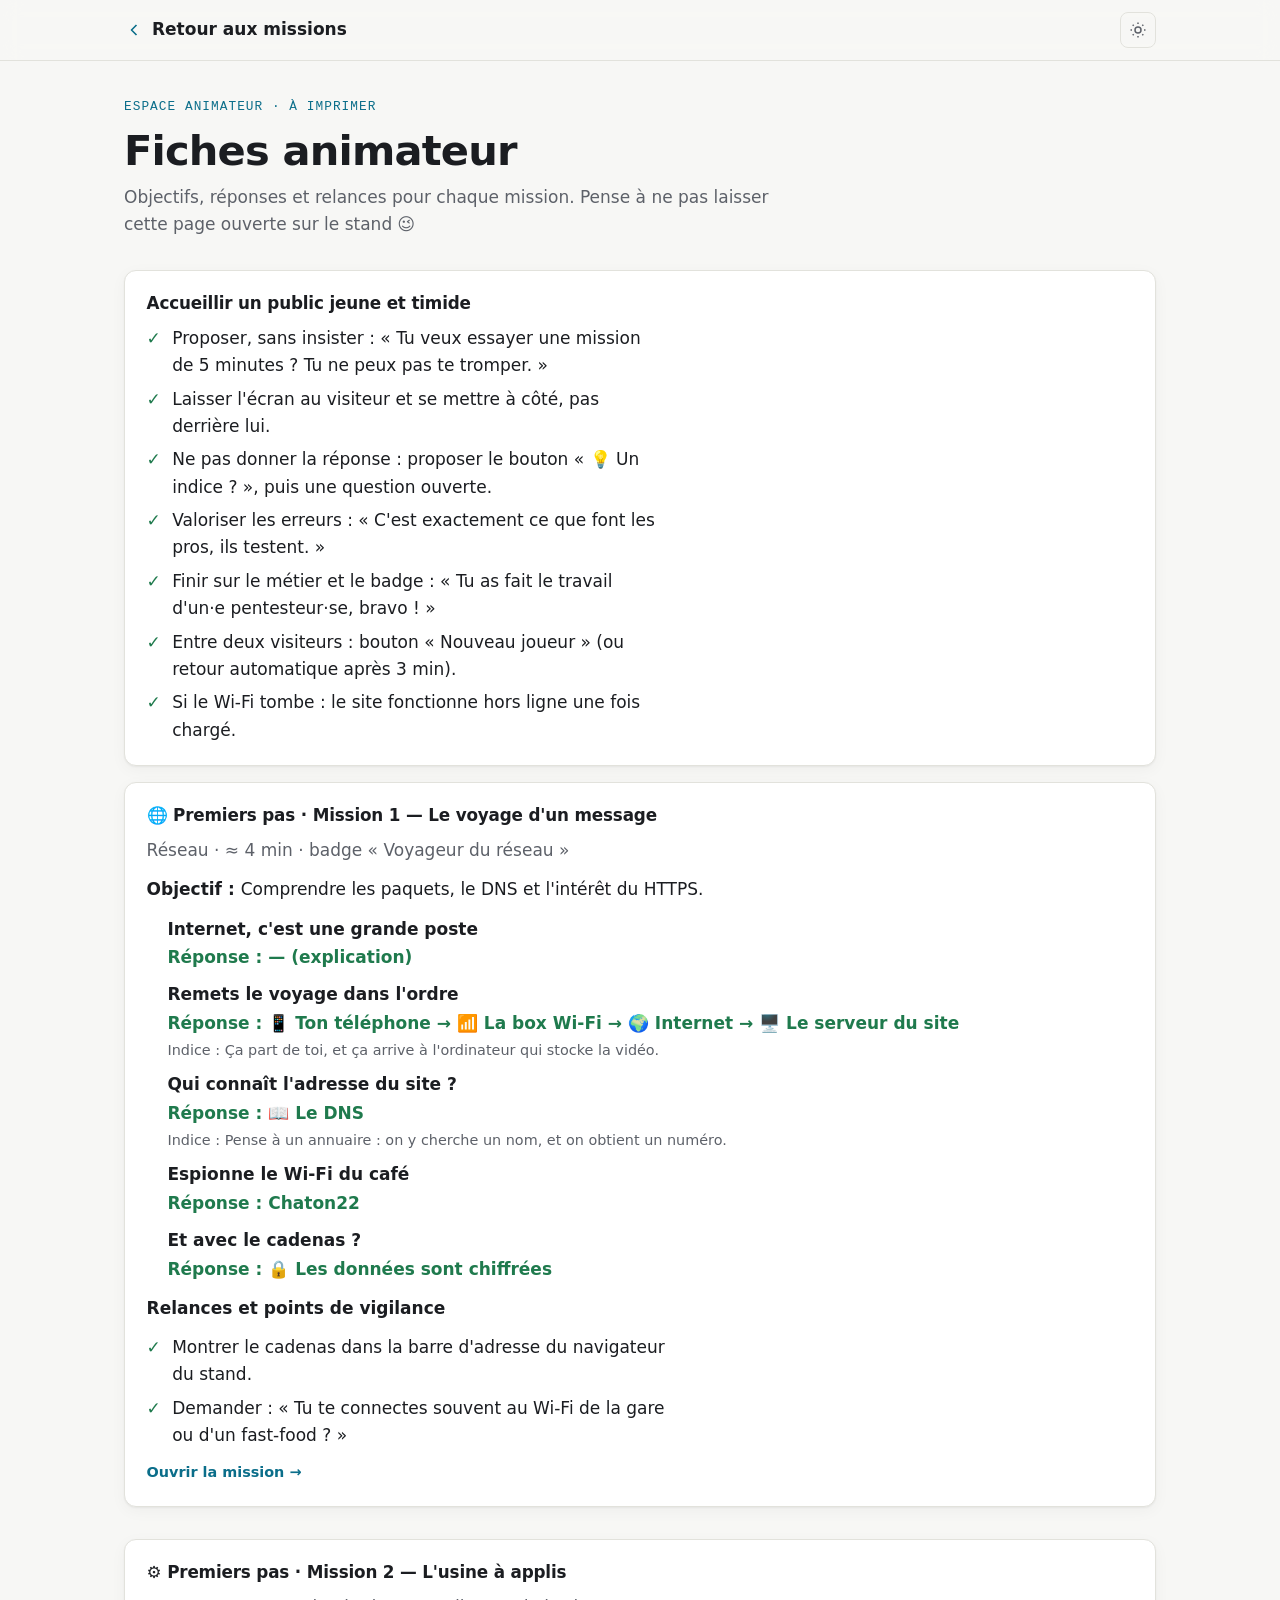
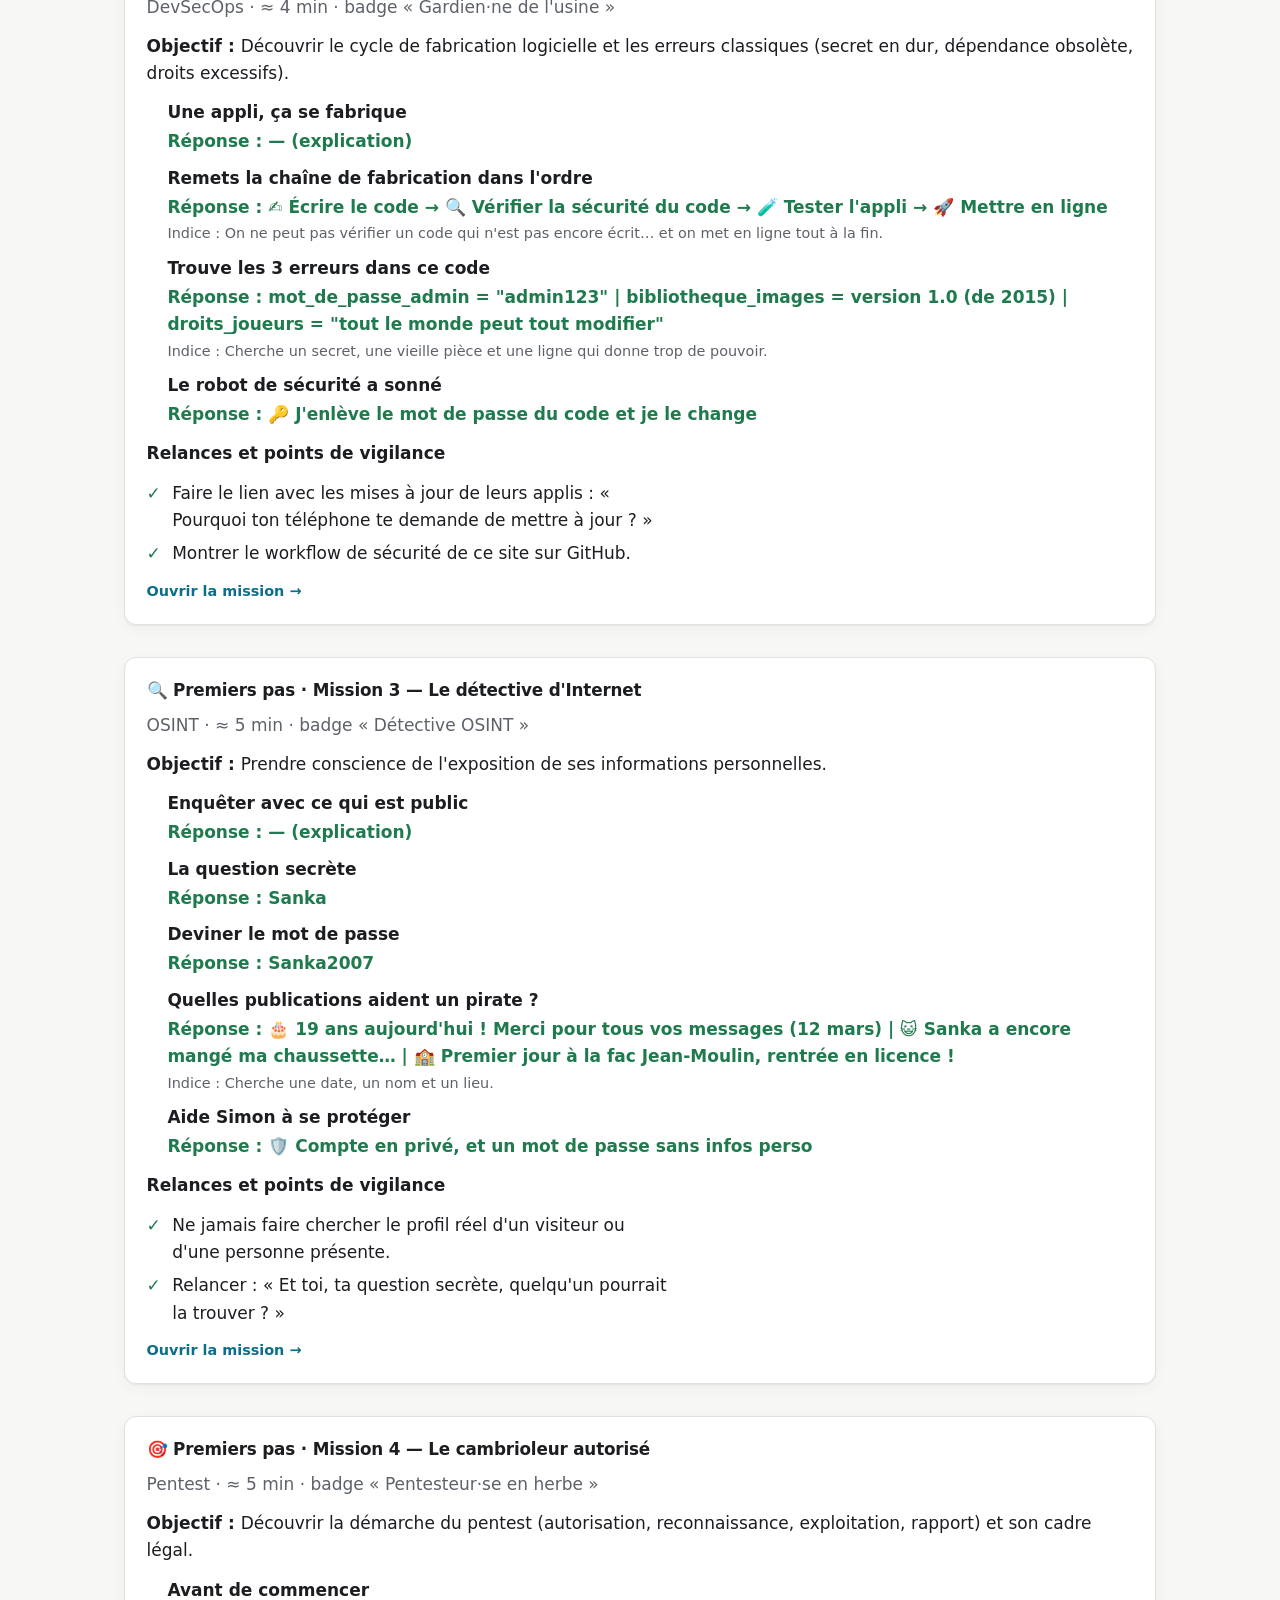
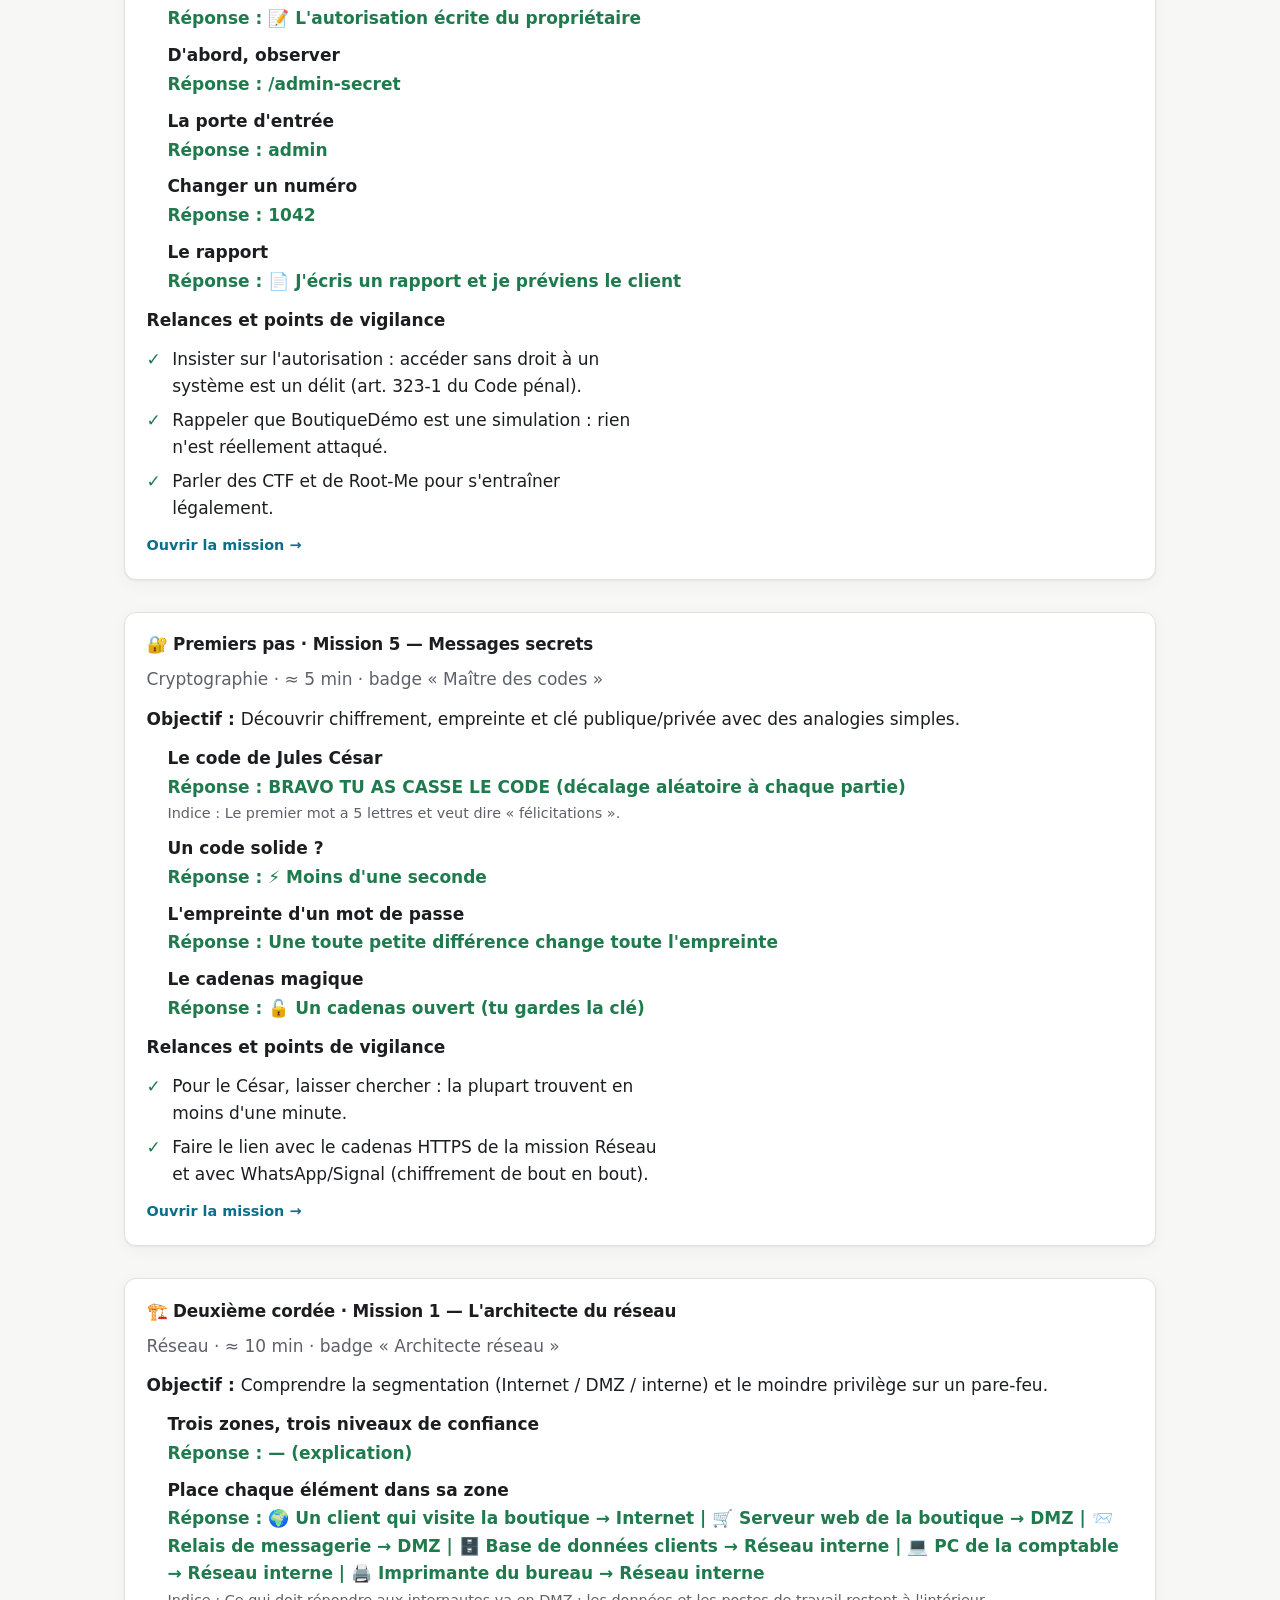
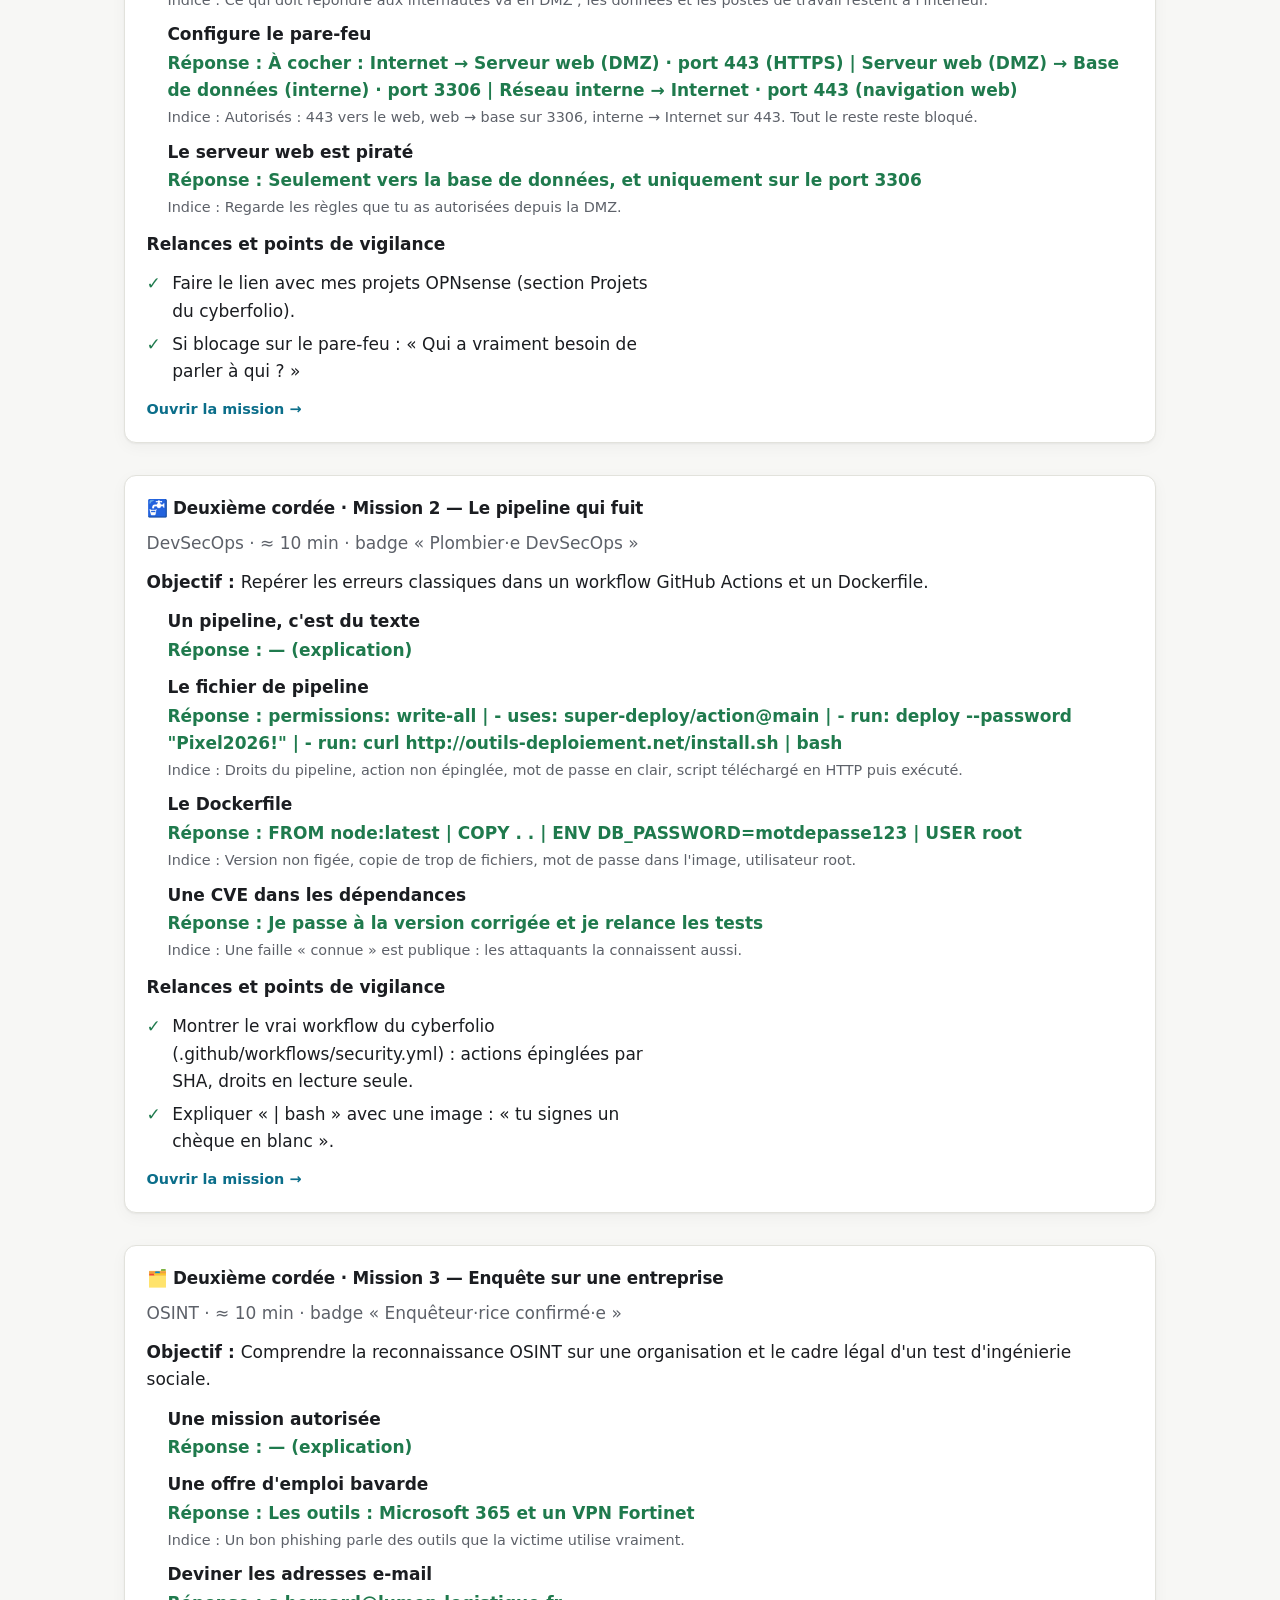
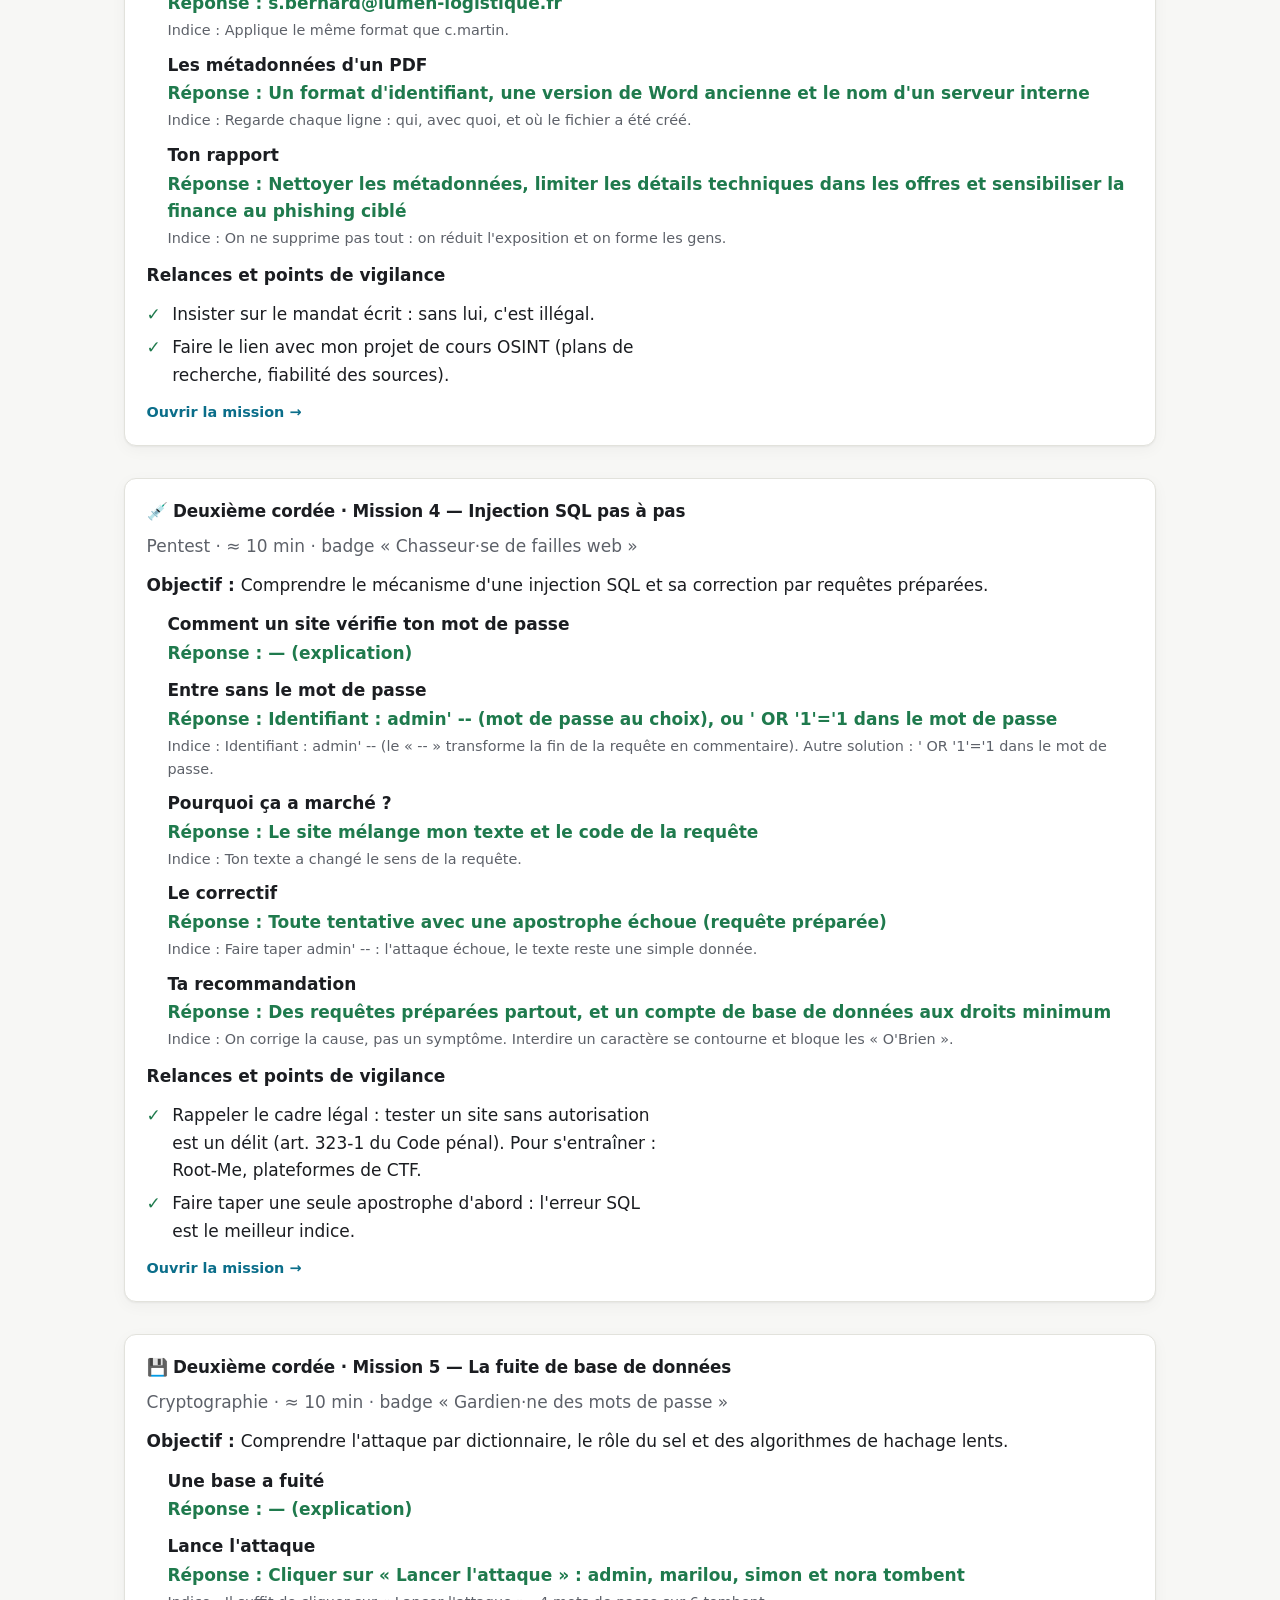
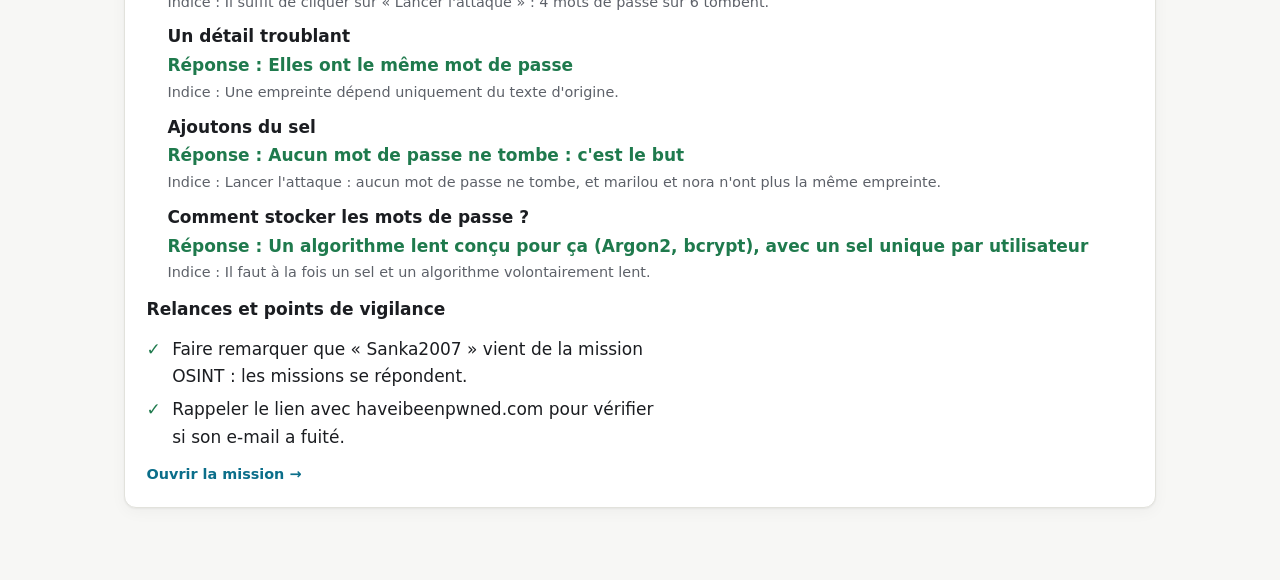
<file: animateur.html>
<!DOCTYPE html>
<html lang="fr">
<head>
    <meta charset="UTF-8">
    <!-- Même politique de sécurité que index.html (voir les commentaires là-bas) -->
    <meta http-equiv="Content-Security-Policy" content="default-src 'none'; script-src 'self'; style-src 'self'; img-src 'self' data:; font-src 'self'; connect-src 'none'; manifest-src 'self'; media-src 'none'; object-src 'none'; frame-src 'none'; worker-src 'none'; base-uri 'none'; form-action 'none'; upgrade-insecure-requests; require-trusted-types-for 'script'; trusted-types 'none'">
    <meta name="referrer" content="no-referrer">
    <meta name="viewport" content="width=device-width, initial-scale=1">
    <meta name="robots" content="noindex">
    <title>Espace animateur — Atelier cyber</title>
    <meta name="color-scheme" content="light dark">
    <link rel="icon" type="image/svg+xml" href="assets/img/favicon.svg">

    <script src="assets/js/guard.js"></script>
    <link rel="stylesheet" href="assets/css/styles.css">
    <link rel="stylesheet" href="assets/css/atelier.css">
    <link rel="stylesheet" href="assets/css/missions.css">
    <script src="assets/js/main.js" defer></script>
    <script src="assets/js/missions-data.js" defer></script>
    <script src="assets/js/animateur.js" defer></script>
</head>

<body class="atelier">
<header class="site-header">
    <nav class="nav container" aria-label="Animateur">
        <a href="atelier.html" class="nav-logo">
            <svg width="20" height="20" viewBox="0 0 24 24" fill="none" stroke="currentColor" stroke-width="2" stroke-linejoin="round" aria-hidden="true"><path d="M15 18l-6-6 6-6"/></svg>
            <span>Retour aux missions</span>
        </a>
        <div class="kiosk-actions">
            <button class="theme-toggle" type="button" id="theme-toggle" aria-label="Changer de thème (clair / sombre)">
                <svg class="icon-sun" width="18" height="18" viewBox="0 0 24 24" fill="none" stroke="currentColor" stroke-width="2" aria-hidden="true"><circle cx="12" cy="12" r="4"/><path d="M12 2v2M12 20v2M4.9 4.9l1.4 1.4M17.7 17.7l1.4 1.4M2 12h2M20 12h2M4.9 19.1l1.4-1.4M17.7 6.3l1.4-1.4"/></svg>
                <svg class="icon-moon" width="18" height="18" viewBox="0 0 24 24" fill="none" stroke="currentColor" stroke-width="2" aria-hidden="true"><path d="M21 12.8A9 9 0 1 1 11.2 3a7 7 0 0 0 9.8 9.8z"/></svg>
            </button>
        </div>
    </nav>
</header>

<main class="container atelier-main anim">
    <p class="eyebrow">Espace animateur · à imprimer</p>
    <h1 class="atelier-title">Fiches animateur</h1>
    <p class="section-intro">Objectifs, réponses et relances pour chaque mission. Pense à ne pas laisser cette page ouverte sur le stand 😉</p>

    <section class="card anim-general">
        <h2 class="card-title">Accueillir un public jeune et timide</h2>
        <ul class="learned">
            <li>Proposer, sans insister : « Tu veux essayer une mission de 5 minutes ? Tu ne peux pas te tromper. »</li>
            <li>Laisser l'écran au visiteur et se mettre à côté, pas derrière lui.</li>
            <li>Ne pas donner la réponse : proposer le bouton « 💡 Un indice ? », puis une question ouverte.</li>
            <li>Valoriser les erreurs : « C'est exactement ce que font les pros, ils testent. »</li>
            <li>Finir sur le métier et le badge : « Tu as fait le travail d'un·e pentesteur·se, bravo ! »</li>
            <li>Entre deux visiteurs : bouton « Nouveau joueur » (ou retour automatique après 3 min).</li>
            <li>Si le Wi-Fi tombe : le site fonctionne hors ligne une fois chargé.</li>
        </ul>
    </section>

    <div id="anim-list" class="anim-list"></div>
</main>
</body>
</html>
</file>
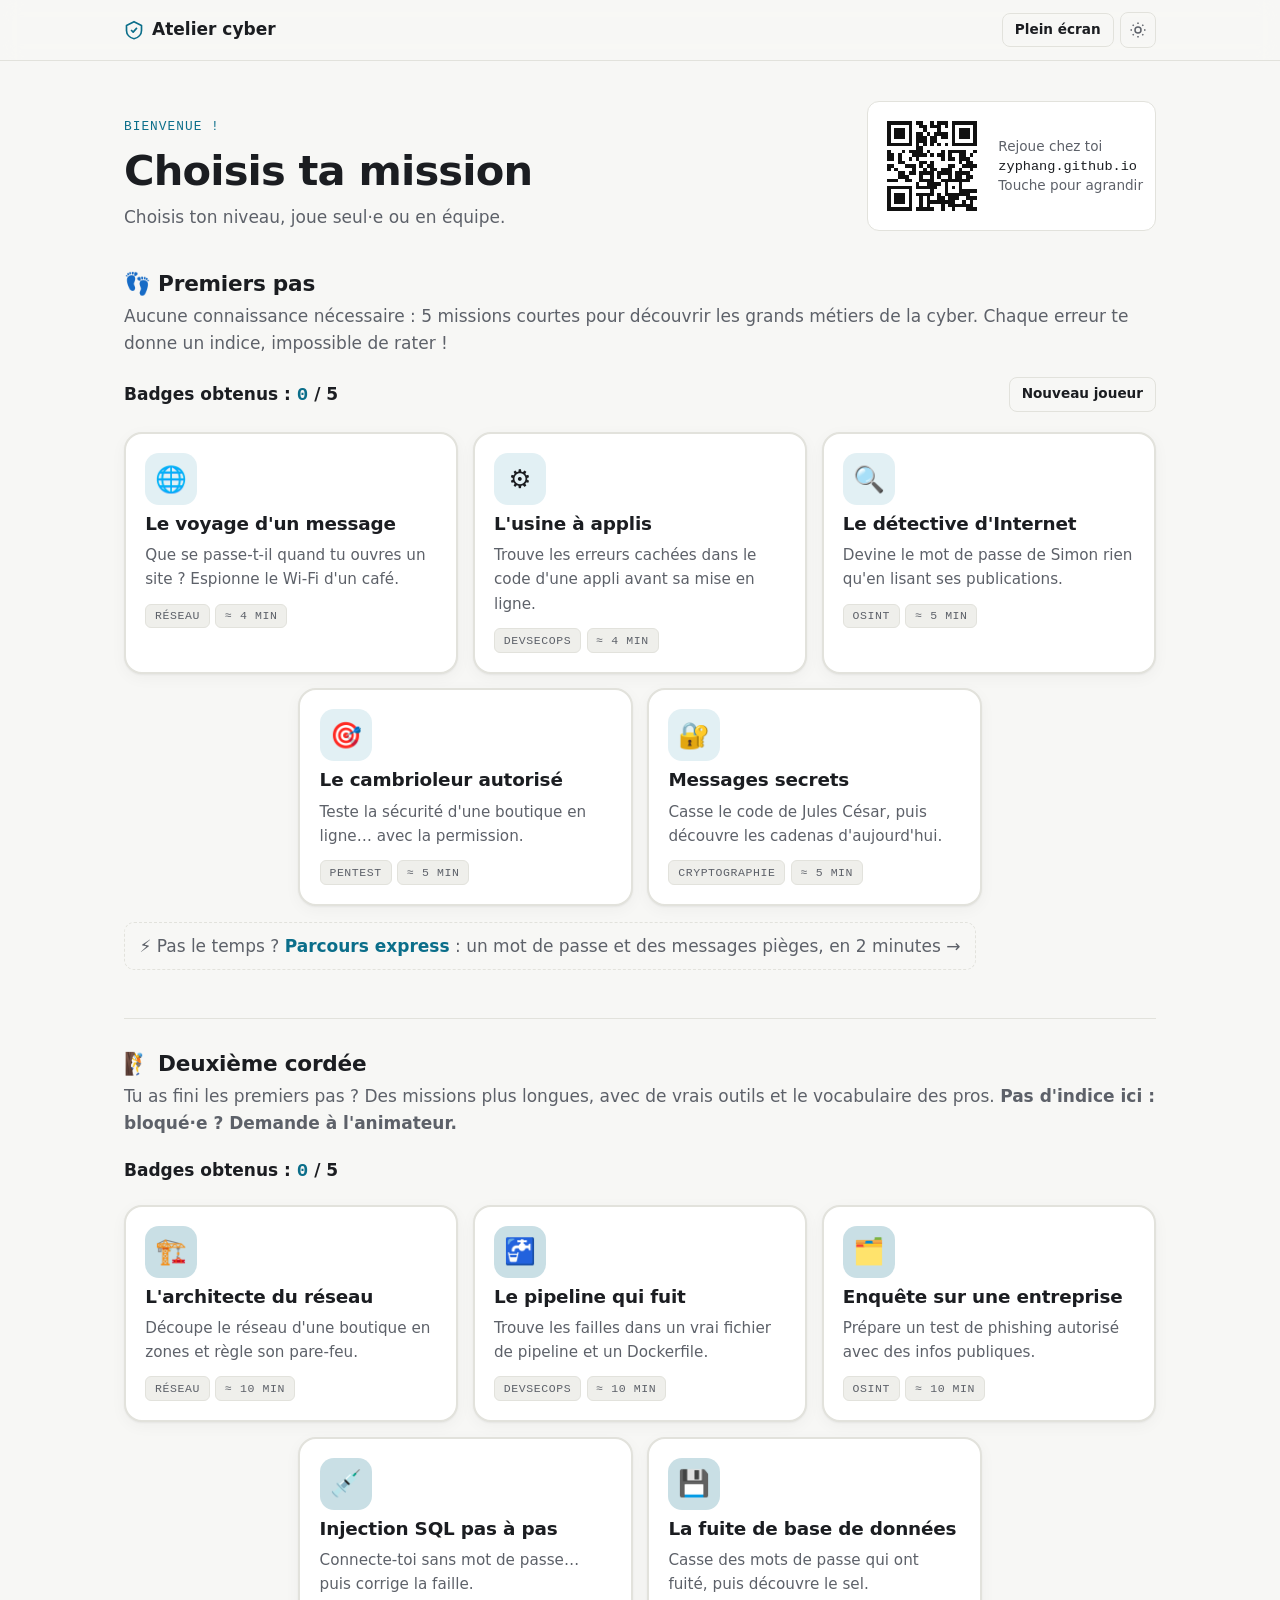
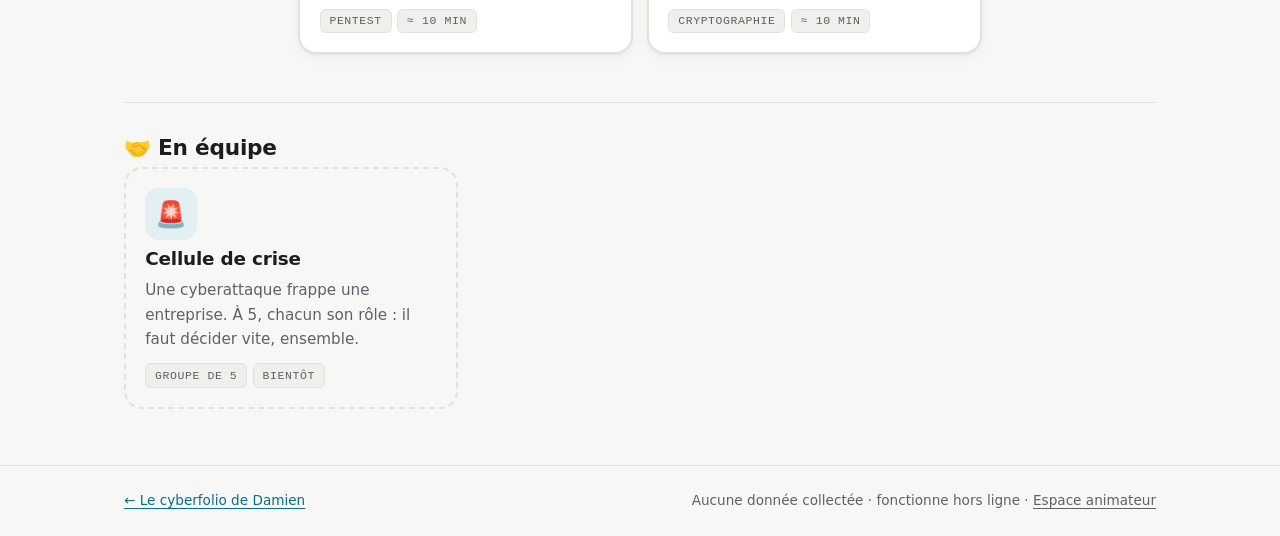
<file: atelier.html>
<!DOCTYPE html>
<html lang="fr">
<head>
    <meta charset="UTF-8">
    <!-- Même politique de sécurité que index.html (voir les commentaires là-bas) -->
    <meta http-equiv="Content-Security-Policy" content="default-src 'none'; script-src 'self'; style-src 'self'; img-src 'self' data:; font-src 'self'; connect-src 'none'; manifest-src 'self'; media-src 'none'; object-src 'none'; frame-src 'none'; worker-src 'none'; base-uri 'none'; form-action 'none'; upgrade-insecure-requests; require-trusted-types-for 'script'; trusted-types 'none'">
    <meta name="referrer" content="no-referrer">
    <meta name="viewport" content="width=device-width, initial-scale=1">
    <title>Atelier cyber — Damien Dathueyt</title>
    <meta name="description" content="Mini-ateliers pour découvrir la cybersécurité sans aucune connaissance : réseau, DevSecOps, OSINT, pentest et cryptographie.">
    <link rel="canonical" href="https://zyphang.github.io/atelier.html">
    <meta name="color-scheme" content="light dark">
    <link rel="icon" type="image/svg+xml" href="assets/img/favicon.svg">

    <script src="assets/js/guard.js"></script>
    <link rel="stylesheet" href="assets/css/styles.css">
    <link rel="stylesheet" href="assets/css/atelier.css">
    <link rel="stylesheet" href="assets/css/missions.css">
    <script src="assets/js/main.js" defer></script>
    <script src="assets/js/kiosk.js" defer></script>
</head>

<body class="atelier">
<a href="#main" class="skip-link">Aller au contenu</a>

<header class="site-header">
    <nav class="nav container" aria-label="Atelier">
        <a href="index.html" class="nav-logo">
            <svg width="20" height="20" viewBox="0 0 24 24" fill="none" stroke="currentColor" stroke-width="2" stroke-linejoin="round" aria-hidden="true"><path d="M12 2 3 6.5v6c0 5 3.8 8.9 9 10 5.2-1.1 9-5 9-10v-6L12 2z"/><path d="m8.5 12 2.5 2.5 4.5-5"/></svg>
            <span>Atelier cyber</span>
        </a>
        <div class="kiosk-actions">
            <button class="btn btn-small btn-ghost" type="button" id="fullscreen">Plein écran</button>
            <button class="theme-toggle" type="button" id="theme-toggle" aria-label="Changer de thème (clair / sombre)">
                <svg class="icon-sun" width="18" height="18" viewBox="0 0 24 24" fill="none" stroke="currentColor" stroke-width="2" aria-hidden="true"><circle cx="12" cy="12" r="4"/><path d="M12 2v2M12 20v2M4.9 4.9l1.4 1.4M17.7 17.7l1.4 1.4M2 12h2M20 12h2M4.9 19.1l1.4-1.4M17.7 6.3l1.4-1.4"/></svg>
                <svg class="icon-moon" width="18" height="18" viewBox="0 0 24 24" fill="none" stroke="currentColor" stroke-width="2" aria-hidden="true"><path d="M21 12.8A9 9 0 1 1 11.2 3a7 7 0 0 0 9.8 9.8z"/></svg>
            </button>
        </div>
    </nav>
</header>

<main id="main" class="container atelier-main">
    <p class="idle-note warn" id="idle-note" hidden>Nouvelle session : les badges ont été remis à zéro pour le visiteur suivant.</p>

    <div class="atelier-intro">
        <div>
            <p class="eyebrow">Bienvenue !</p>
            <h1 class="atelier-title">Choisis ta mission</h1>
            <p class="section-intro">
                Choisis ton niveau, joue seul·e ou en équipe.
            </p>
        </div>
        <figure class="qr">
            <button class="qr-zoom" type="button" id="qr-open" aria-label="Agrandir le QR code">
                <img src="assets/img/qr-cyberfolio.svg" width="120" height="120" alt="QR code vers zyphang.github.io">
            </button>
            <figcaption>Rejoue chez toi<br><strong>zyphang.github.io</strong><br><span class="muted">Touche pour agrandir</span></figcaption>
        </figure>
        <dialog class="qr-dialog" id="qr-dialog" aria-label="QR code agrandi">
            <img src="assets/img/qr-cyberfolio.svg" width="480" height="480" alt="QR code vers zyphang.github.io">
            <p>zyphang.github.io</p>
            <button class="btn" type="button" id="qr-close">Fermer</button>
        </dialog>
    </div>

    <section class="hub-section" aria-labelledby="sec-premiers-pas">
        <h2 class="hub-section-title" id="sec-premiers-pas">👣 Premiers pas</h2>
        <p class="hub-section-intro">Aucune connaissance nécessaire : 5 missions courtes pour découvrir les grands métiers de la cyber. Chaque erreur te donne un indice, impossible de rater&nbsp;!</p>
        <div class="hub-bar">
            <p class="badge-total">Badges obtenus : <strong data-badge-count="sec-premiers-pas">0</strong> / 5</p>
            <button class="btn btn-small btn-ghost" type="button" id="reset-badges">Nouveau joueur</button>
        </div>

        <div class="hub-grid hub-grid-center">
            <a class="hub-card" href="mission.html?m=reseau" data-mission-card="reseau">
                <span class="mission-icon" aria-hidden="true">🌐</span>
                <h3>Le voyage d'un message</h3>
                <p>Que se passe-t-il quand tu ouvres un site ? Espionne le Wi-Fi d'un café.</p>
                <span class="hub-meta"><span class="badge">Réseau</span><span class="badge">≈ 4 min</span></span>
            </a>
            <a class="hub-card" href="mission.html?m=devsecops" data-mission-card="devsecops">
                <span class="mission-icon" aria-hidden="true">⚙️</span>
                <h3>L'usine à applis</h3>
                <p>Trouve les erreurs cachées dans le code d'une appli avant sa mise en ligne.</p>
                <span class="hub-meta"><span class="badge">DevSecOps</span><span class="badge">≈ 4 min</span></span>
            </a>
            <a class="hub-card" href="mission.html?m=osint" data-mission-card="osint">
                <span class="mission-icon" aria-hidden="true">🔍</span>
                <h3>Le détective d'Internet</h3>
                <p>Devine le mot de passe de Simon rien qu'en lisant ses publications.</p>
                <span class="hub-meta"><span class="badge">OSINT</span><span class="badge">≈ 5 min</span></span>
            </a>
            <a class="hub-card" href="mission.html?m=pentest" data-mission-card="pentest">
                <span class="mission-icon" aria-hidden="true">🎯</span>
                <h3>Le cambrioleur autorisé</h3>
                <p>Teste la sécurité d'une boutique en ligne… avec la permission.</p>
                <span class="hub-meta"><span class="badge">Pentest</span><span class="badge">≈ 5 min</span></span>
            </a>
            <a class="hub-card" href="mission.html?m=crypto" data-mission-card="crypto">
                <span class="mission-icon" aria-hidden="true">🔐</span>
                <h3>Messages secrets</h3>
                <p>Casse le code de Jules César, puis découvre les cadenas d'aujourd'hui.</p>
                <span class="hub-meta"><span class="badge">Cryptographie</span><span class="badge">≈ 5 min</span></span>
            </a>
        </div>
        <a class="express-link" href="express.html">⚡ Pas le temps ? <strong>Parcours express</strong> : un mot de passe et des messages pièges, en 2 minutes →</a>
    </section>

    <section class="hub-section" aria-labelledby="sec-cordee">
        <h2 class="hub-section-title" id="sec-cordee">🧗 Deuxième cordée</h2>
        <p class="hub-section-intro">Tu as fini les premiers pas ? Des missions plus longues, avec de vrais outils et le vocabulaire des pros. <strong>Pas d'indice ici : bloqué·e ? Demande à l'animateur.</strong></p>
        <div class="hub-bar">
            <p class="badge-total">Badges obtenus : <strong data-badge-count="sec-cordee">0</strong> / 5</p>
        </div>

        <div class="hub-grid hub-grid-center">
            <a class="hub-card hub-card-l2" href="mission.html?m=reseau2" data-mission-card="reseau2">
                <span class="mission-icon" aria-hidden="true">🏗️</span>
                <h3>L'architecte du réseau</h3>
                <p>Découpe le réseau d'une boutique en zones et règle son pare-feu.</p>
                <span class="hub-meta"><span class="badge">Réseau</span><span class="badge">≈ 10 min</span></span>
            </a>
            <a class="hub-card hub-card-l2" href="mission.html?m=devsecops2" data-mission-card="devsecops2">
                <span class="mission-icon" aria-hidden="true">🚰</span>
                <h3>Le pipeline qui fuit</h3>
                <p>Trouve les failles dans un vrai fichier de pipeline et un Dockerfile.</p>
                <span class="hub-meta"><span class="badge">DevSecOps</span><span class="badge">≈ 10 min</span></span>
            </a>
            <a class="hub-card hub-card-l2" href="mission.html?m=osint2" data-mission-card="osint2">
                <span class="mission-icon" aria-hidden="true">🗂️</span>
                <h3>Enquête sur une entreprise</h3>
                <p>Prépare un test de phishing autorisé avec des infos publiques.</p>
                <span class="hub-meta"><span class="badge">OSINT</span><span class="badge">≈ 10 min</span></span>
            </a>
            <a class="hub-card hub-card-l2" href="mission.html?m=pentest2" data-mission-card="pentest2">
                <span class="mission-icon" aria-hidden="true">💉</span>
                <h3>Injection SQL pas à pas</h3>
                <p>Connecte-toi sans mot de passe… puis corrige la faille.</p>
                <span class="hub-meta"><span class="badge">Pentest</span><span class="badge">≈ 10 min</span></span>
            </a>
            <a class="hub-card hub-card-l2" href="mission.html?m=crypto2" data-mission-card="crypto2">
                <span class="mission-icon" aria-hidden="true">💾</span>
                <h3>La fuite de base de données</h3>
                <p>Casse des mots de passe qui ont fuité, puis découvre le sel.</p>
                <span class="hub-meta"><span class="badge">Cryptographie</span><span class="badge">≈ 10 min</span></span>
            </a>
        </div>
    </section>

    <section class="hub-section" aria-labelledby="sec-equipe">
        <h2 class="hub-section-title" id="sec-equipe">🤝 En équipe</h2>
        <div class="hub-grid">
            <div class="hub-card is-soon">
                <span class="mission-icon" aria-hidden="true">🚨</span>
                <h3>Cellule de crise</h3>
                <p>Une cyberattaque frappe une entreprise. À 5, chacun son rôle : il faut décider vite, ensemble.</p>
                <span class="hub-meta"><span class="badge">Groupe de 5</span><span class="badge">Bientôt</span></span>
            </div>
        </div>
    </section>
</main>

<footer class="site-footer">
    <div class="container footer-row">
        <span><a href="index.html">← Le cyberfolio de Damien</a></span>
        <span class="footer-sec">Aucune donnée collectée · fonctionne hors ligne · <a href="animateur.html">Espace animateur</a></span>
    </div>
</footer>
</body>
</html>
</file>
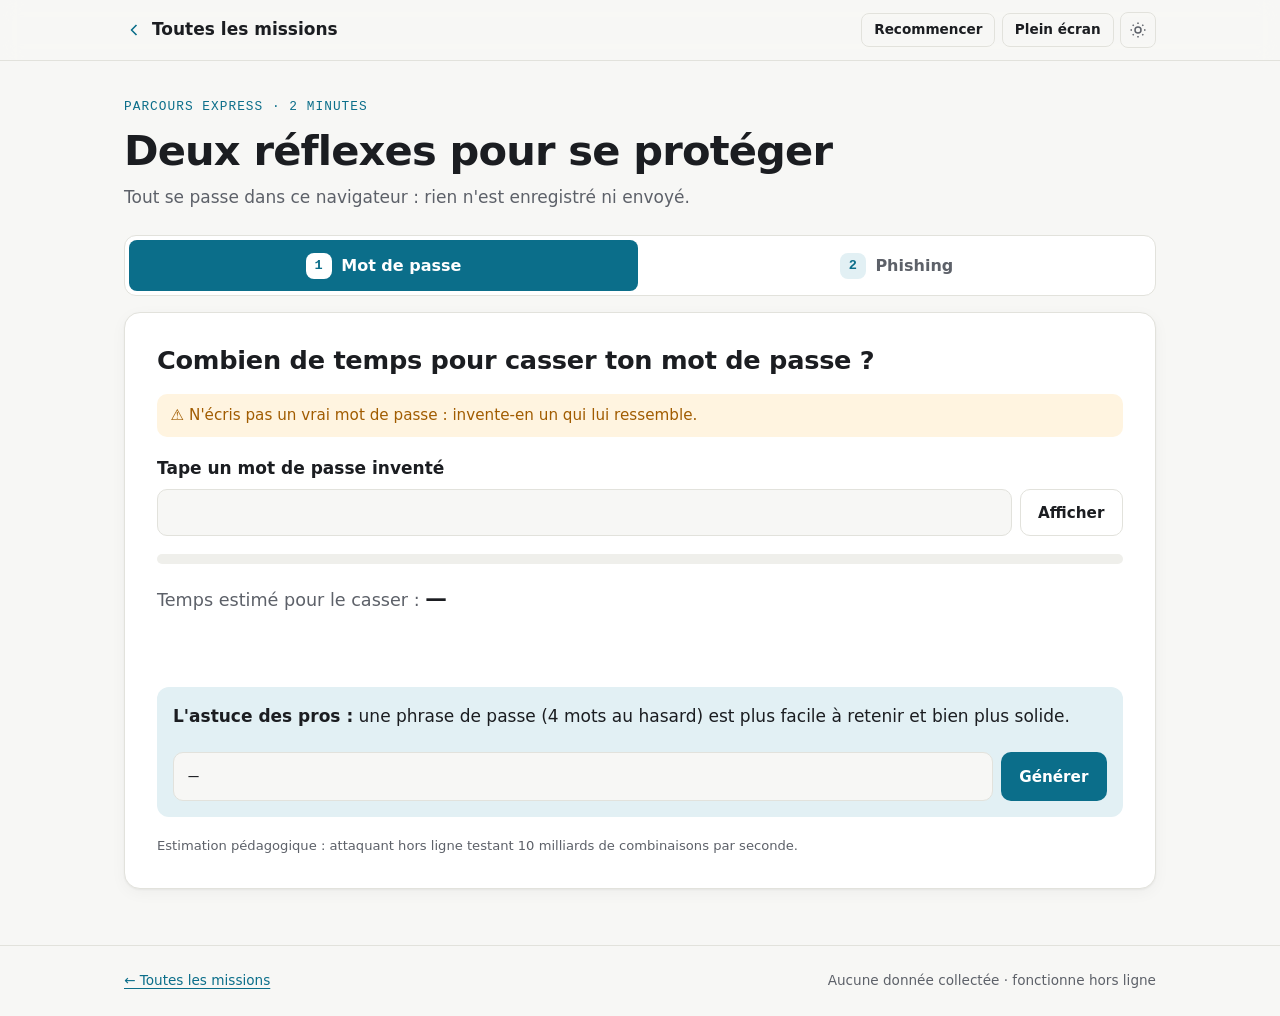
<file: express.html>
<!DOCTYPE html>
<html lang="fr">
<head>
    <meta charset="UTF-8">
    <!-- Même politique de sécurité que index.html (voir les commentaires là-bas) -->
    <meta http-equiv="Content-Security-Policy" content="default-src 'none'; script-src 'self'; style-src 'self'; img-src 'self' data:; font-src 'self'; connect-src 'none'; manifest-src 'self'; media-src 'none'; object-src 'none'; frame-src 'none'; worker-src 'none'; base-uri 'none'; form-action 'none'; upgrade-insecure-requests; require-trusted-types-for 'script'; trusted-types 'none'">
    <meta name="referrer" content="no-referrer">
    <meta name="viewport" content="width=device-width, initial-scale=1">
    <title>Parcours express — Atelier cyber</title>
    <meta name="description" content="Parcours express de l'atelier cyber : tester un mot de passe et repérer le phishing en 2 minutes.">
    <link rel="canonical" href="https://zyphang.github.io/express.html">
    <meta name="color-scheme" content="light dark">
    <link rel="icon" type="image/svg+xml" href="assets/img/favicon.svg">

    <script src="assets/js/guard.js"></script>
    <link rel="stylesheet" href="assets/css/styles.css">
    <link rel="stylesheet" href="assets/css/atelier.css">
    <script src="assets/js/main.js" defer></script>
    <script src="assets/js/kiosk.js" defer></script>
    <script src="assets/js/express.js" defer></script>
</head>

<body class="atelier">
<a href="#main" class="skip-link">Aller au contenu</a>

<header class="site-header">
    <nav class="nav container" aria-label="Atelier">
        <a href="atelier.html" class="nav-logo">
            <svg width="20" height="20" viewBox="0 0 24 24" fill="none" stroke="currentColor" stroke-width="2" stroke-linejoin="round" aria-hidden="true"><path d="M15 18l-6-6 6-6"/></svg>
            <span>Toutes les missions</span>
        </a>
        <div class="kiosk-actions">
            <button class="btn btn-small btn-ghost" type="button" id="reset-all">Recommencer</button>
            <button class="btn btn-small btn-ghost" type="button" id="fullscreen">Plein écran</button>
            <button class="theme-toggle" type="button" id="theme-toggle" aria-label="Changer de thème (clair / sombre)">
                <svg class="icon-sun" width="18" height="18" viewBox="0 0 24 24" fill="none" stroke="currentColor" stroke-width="2" aria-hidden="true"><circle cx="12" cy="12" r="4"/><path d="M12 2v2M12 20v2M4.9 4.9l1.4 1.4M17.7 17.7l1.4 1.4M2 12h2M20 12h2M4.9 19.1l1.4-1.4M17.7 6.3l1.4-1.4"/></svg>
                <svg class="icon-moon" width="18" height="18" viewBox="0 0 24 24" fill="none" stroke="currentColor" stroke-width="2" aria-hidden="true"><path d="M21 12.8A9 9 0 1 1 11.2 3a7 7 0 0 0 9.8 9.8z"/></svg>
            </button>
        </div>
    </nav>
</header>

<main id="main" class="container atelier-main">
    <div class="atelier-intro">
        <div>
            <p class="eyebrow">Parcours express · 2 minutes</p>
            <h1 class="atelier-title">Deux réflexes pour se protéger</h1>
            <p class="section-intro">Tout se passe dans ce navigateur : rien n'est enregistré ni envoyé.</p>
        </div>
    </div>

    <div class="tabs" data-tabs>
        <div class="tablist tablist-big" role="tablist" aria-label="Défis">
            <button role="tab" type="button" id="tab-pwd" aria-controls="panel-pwd" aria-selected="true"><span class="atelier-num">1</span>Mot de passe</button>
            <button role="tab" type="button" id="tab-phish" aria-controls="panel-phish" aria-selected="false" tabindex="-1"><span class="atelier-num">2</span>Phishing</button>
        </div>

        <!-- ─────────────── Défi 1 : mot de passe ─────────────── -->
        <section role="tabpanel" id="panel-pwd" aria-labelledby="tab-pwd" class="tabpanel panel-card">
            <h2 class="panel-title">Combien de temps pour casser ton mot de passe ?</h2>
            <p class="warn">⚠ N'écris pas un vrai mot de passe : invente-en un qui lui ressemble.</p>

            <div class="field">
                <label for="pwd">Tape un mot de passe inventé</label>
                <div class="field-row">
                    <input id="pwd" type="password" autocomplete="off" autocapitalize="off" spellcheck="false" maxlength="128">
                    <button class="btn btn-ghost" type="button" id="pwd-show" aria-pressed="false">Afficher</button>
                </div>
            </div>

            <div class="meter" aria-hidden="true"><span class="meter-bar" id="pwd-bar" data-score="0"></span></div>
            <div class="pwd-result" aria-live="polite">
                <p class="pwd-time"><span class="muted">Temps estimé pour le casser :</span> <strong id="pwd-time">—</strong></p>
                <p class="pwd-verdict" id="pwd-verdict"></p>
                <ul class="pwd-tips" id="pwd-tips"></ul>
            </div>

            <div class="passphrase">
                <p><strong>L'astuce des pros :</strong> une phrase de passe (4 mots au hasard) est plus facile à retenir et bien plus solide.</p>
                <div class="field-row">
                    <output id="passphrase" class="mono-box">—</output>
                    <button class="btn" type="button" id="passphrase-gen">Générer</button>
                </div>
            </div>
            <p class="fineprint">Estimation pédagogique : attaquant hors ligne testant 10 milliards de combinaisons par seconde.</p>
        </section>

        <!-- ─────────────── Défi 2 : phishing ─────────────── -->
        <section role="tabpanel" id="panel-phish" aria-labelledby="tab-phish" class="tabpanel panel-card">
            <div class="phish-head">
                <h2 class="panel-title">Vrai message ou piège ?</h2>
                <span class="score" id="phish-progress">1 / 6</span>
            </div>
            <p class="fineprint">Marques et adresses fictives, créées pour l'atelier.</p>

            <article class="message" id="phish-card" aria-live="polite">
                <div class="message-head">
                    <span class="badge" id="phish-kind">Email</span>
                    <p class="message-from"><span class="muted">De :</span> <span id="phish-from"></span></p>
                    <p class="message-subject" id="phish-subject"></p>
                </div>
                <p class="message-body" id="phish-body"></p>
                <p class="message-link" id="phish-link-wrap"><span class="muted">Lien :</span> <span class="fake-link" id="phish-link"></span></p>
            </article>

            <div class="choice" id="phish-choice">
                <button class="btn btn-choice btn-legit" type="button" data-answer="legit">✓ Légitime</button>
                <button class="btn btn-choice btn-phish" type="button" data-answer="phish">⚠ Phishing</button>
            </div>

            <div class="feedback" id="phish-feedback" hidden>
                <p class="feedback-title" id="phish-verdict"></p>
                <ul class="clues" id="phish-clues"></ul>
                <button class="btn" type="button" id="phish-next">Message suivant →</button>
            </div>

            <div class="feedback" id="phish-end" hidden>
                <p class="feedback-title">Score : <span id="phish-score"></span></p>
                <p>Le réflexe à retenir : <strong>urgence + lien + demande d'infos = on s'arrête</strong>. On passe par l'appli ou le site officiel, jamais par le lien du message.</p>
                <button class="btn" type="button" id="phish-restart">Rejouer</button>
            </div>
        </section>
    </div>

    
</main>

<footer class="site-footer">
    <div class="container footer-row">
        <span><a href="atelier.html">← Toutes les missions</a></span>
        <span class="footer-sec">Aucune donnée collectée · fonctionne hors ligne</span>
    </div>
</footer>
</body>
</html>
</file>
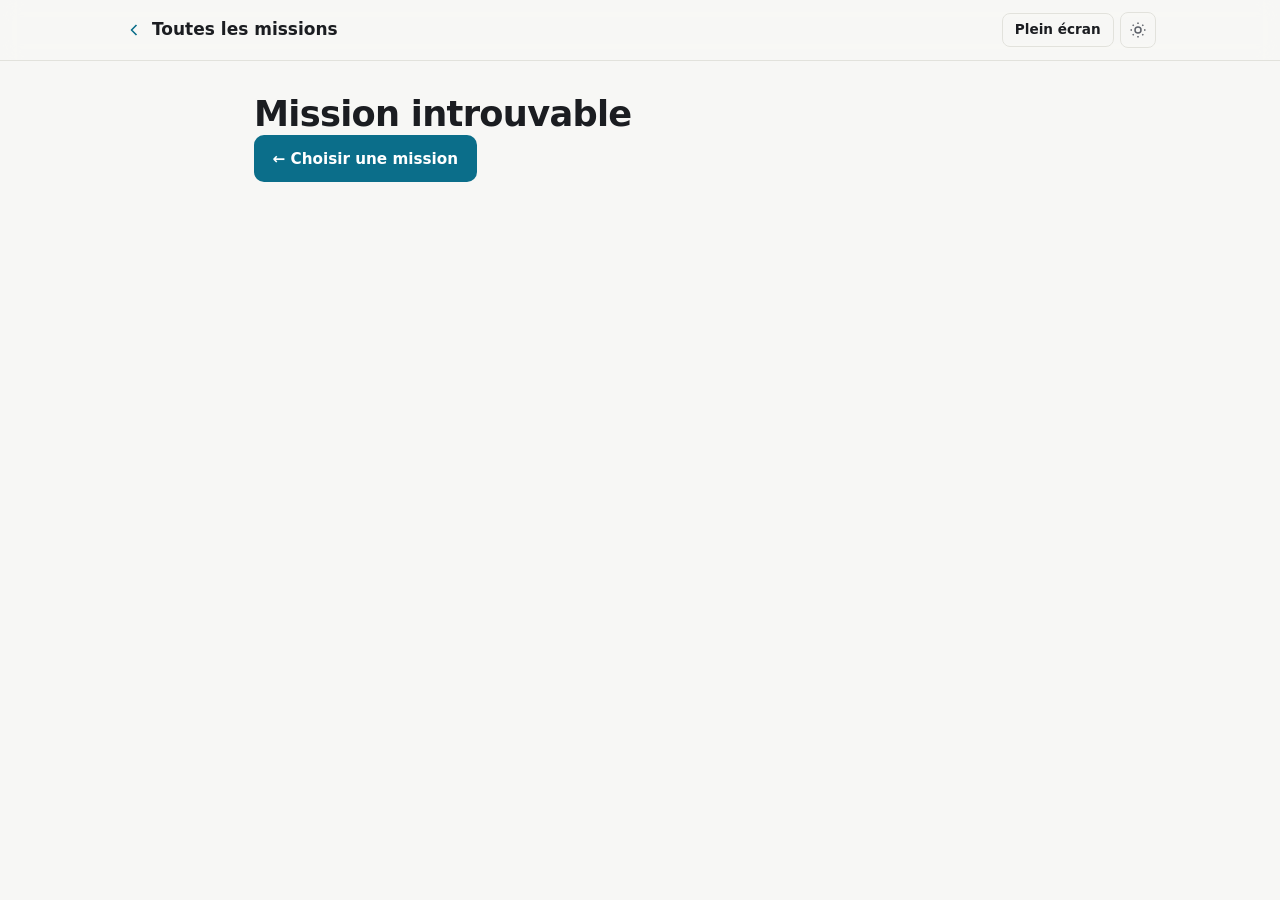
<file: mission.html>
<!DOCTYPE html>
<html lang="fr">
<head>
    <meta charset="UTF-8">
    <!-- Même politique de sécurité que index.html (voir les commentaires là-bas) -->
    <meta http-equiv="Content-Security-Policy" content="default-src 'none'; script-src 'self'; style-src 'self'; img-src 'self' data:; font-src 'self'; connect-src 'none'; manifest-src 'self'; media-src 'none'; object-src 'none'; frame-src 'none'; worker-src 'none'; base-uri 'none'; form-action 'none'; upgrade-insecure-requests; require-trusted-types-for 'script'; trusted-types 'none'">
    <meta name="referrer" content="no-referrer">
    <meta name="viewport" content="width=device-width, initial-scale=1">
    <title>Mission — Atelier cyber</title>
    <meta name="description" content="Mini-atelier de découverte de la cybersécurité, niveau débutant.">
    <meta name="color-scheme" content="light dark">
    <link rel="icon" type="image/svg+xml" href="assets/img/favicon.svg">

    <script src="assets/js/guard.js"></script>
    <link rel="stylesheet" href="assets/css/styles.css">
    <link rel="stylesheet" href="assets/css/atelier.css">
    <link rel="stylesheet" href="assets/css/missions.css">
    <script src="assets/js/main.js" defer></script>
    <script src="assets/js/kiosk.js" defer></script>
    <script src="assets/js/missions-data.js" defer></script>
    <script src="assets/js/mission.js" defer></script>
</head>

<body class="atelier">
<a href="#mission" class="skip-link">Aller à la mission</a>

<header class="site-header">
    <nav class="nav container" aria-label="Atelier">
        <a href="atelier.html" class="nav-logo">
            <svg width="20" height="20" viewBox="0 0 24 24" fill="none" stroke="currentColor" stroke-width="2" stroke-linejoin="round" aria-hidden="true"><path d="M15 18l-6-6 6-6"/></svg>
            <span>Toutes les missions</span>
        </a>
        <div class="kiosk-actions">
            <button class="btn btn-small btn-ghost" type="button" id="fullscreen">Plein écran</button>
            <button class="theme-toggle" type="button" id="theme-toggle" aria-label="Changer de thème (clair / sombre)">
                <svg class="icon-sun" width="18" height="18" viewBox="0 0 24 24" fill="none" stroke="currentColor" stroke-width="2" aria-hidden="true"><circle cx="12" cy="12" r="4"/><path d="M12 2v2M12 20v2M4.9 4.9l1.4 1.4M17.7 17.7l1.4 1.4M2 12h2M20 12h2M4.9 19.1l1.4-1.4M17.7 6.3l1.4-1.4"/></svg>
                <svg class="icon-moon" width="18" height="18" viewBox="0 0 24 24" fill="none" stroke="currentColor" stroke-width="2" aria-hidden="true"><path d="M21 12.8A9 9 0 1 1 11.2 3a7 7 0 0 0 9.8 9.8z"/></svg>
            </button>
        </div>
    </nav>
</header>

<main id="mission" class="container mission">
    <noscript><p class="warn">Cette mission a besoin de JavaScript pour fonctionner.</p></noscript>
</main>
</body>
</html>
</file>
<file: assets/css/styles.css>
/* ═══════════════════════════════════════════════════════════════════
   CYBERFOLIO — styles
   Palette : modifie les variables ci-dessous (clair puis sombre).
   Polices système uniquement : aucune requête vers un service tiers.
   ═══════════════════════════════════════════════════════════════════ */

:root {
    --bg: #f7f7f5;
    --bg-alt: #efefeb;
    --surface: #ffffff;
    --border: #e2e2dc;
    --text: #1b1d21;
    --text-muted: #5d6169;
    --accent: #0b6e8a;
    --accent-strong: #08566c;
    --accent-soft: #e2f0f4;
    --on-accent: #ffffff;
    --ok: #1f7a4d;
    --ok-soft: #e3f3ea;
    --todo: #a15c00;
    --todo-soft: #fff4e0;
    --shadow: 0 1px 2px rgba(20, 22, 26, .05), 0 4px 16px rgba(20, 22, 26, .04);

    --font: system-ui, -apple-system, "Segoe UI", Roboto, "Helvetica Neue", Arial, sans-serif;
    --mono: ui-monospace, "SF Mono", "Cascadia Mono", Menlo, Consolas, monospace;
    --radius: 12px;
    --maxw: 1080px;
    color-scheme: light;
}

@media (prefers-color-scheme: dark) {
    :root:not([data-theme="light"]) {
        --bg: #0d1117;
        --bg-alt: #11161d;
        --surface: #161b22;
        --border: #262d36;
        --text: #e6e8eb;
        --text-muted: #9aa3ad;
        --accent: #4fb8d6;
        --accent-strong: #7ccbe2;
        --accent-soft: #11303a;
        --on-accent: #06222b;
        --ok: #5cc98f;
        --ok-soft: #12301f;
        --todo: #f0b35a;
        --todo-soft: #33260f;
        --shadow: 0 1px 2px rgba(0, 0, 0, .3);
        color-scheme: dark;
    }
}
:root[data-theme="dark"] {
    --bg: #0d1117;
    --bg-alt: #11161d;
    --surface: #161b22;
    --border: #262d36;
    --text: #e6e8eb;
    --text-muted: #9aa3ad;
    --accent: #4fb8d6;
    --accent-strong: #7ccbe2;
    --accent-soft: #11303a;
    --on-accent: #06222b;
    --ok: #5cc98f;
    --ok-soft: #12301f;
    --todo: #f0b35a;
    --todo-soft: #33260f;
    --shadow: 0 1px 2px rgba(0, 0, 0, .3);
    color-scheme: dark;
}

/* Anti-clickjacking (classe posée par guard.js si la page est dans une iframe) */
html.framed body { display: none !important; }

/* ── Base ─────────────────────────────────────────────────────────── */
*, *::before, *::after { box-sizing: border-box; }
html { scroll-behavior: smooth; scroll-padding-top: 72px; -webkit-text-size-adjust: 100%; }
body {
    margin: 0;
    background: var(--bg);
    color: var(--text);
    font: 16px/1.6 var(--font);
    -webkit-font-smoothing: antialiased;
}
h1, h2, h3 { line-height: 1.2; margin: 0; font-weight: 650; letter-spacing: -.01em; }
p { margin: 0 0 .75rem; }
p:last-child { margin-bottom: 0; }
a { color: var(--accent); text-underline-offset: 3px; }
a:hover { color: var(--accent-strong); }
strong { font-weight: 600; }
ul, ol { margin: 0; padding: 0; list-style: none; }
button { font: inherit; color: inherit; }
[hidden] { display: none !important; }
:focus-visible { outline: 2px solid var(--accent); outline-offset: 3px; border-radius: 4px; }

.sr-only {
    position: absolute; width: 1px; height: 1px; padding: 0; margin: -1px;
    overflow: hidden; clip: rect(0 0 0 0); white-space: nowrap; border: 0;
}
.skip-link {
    position: absolute; left: 1rem; top: -3rem; z-index: 100;
    background: var(--accent); color: var(--on-accent);
    padding: .5rem 1rem; border-radius: 8px; text-decoration: none;
}
.skip-link:focus { top: 1rem; }

.container { width: 100%; max-width: var(--maxw); margin: 0 auto; padding: 0 16px; }
@media (min-width: 640px) { .container { padding: 0 24px; } }
.narrow { max-width: 760px; }
.muted { color: var(--text-muted); }

/* Placeholders à remplir : bien visibles pour ne pas les oublier */
.todo { color: var(--todo); background: var(--todo-soft); border-radius: 4px; padding: 0 .25em; font-style: normal; }
.todo-block {
    color: var(--todo); background: var(--todo-soft);
    border: 1px dashed currentColor; border-radius: 8px;
    padding: .5rem .75rem; font-size: .9rem;
}

/* ── Header ───────────────────────────────────────────────────────── */
.site-header {
    position: sticky; top: 0; z-index: 50;
    background: color-mix(in srgb, var(--bg) 88%, transparent);
    backdrop-filter: saturate(1.4) blur(10px);
    border-bottom: 1px solid var(--border);
}
.nav { display: flex; align-items: center; justify-content: space-between; height: 60px; }
.nav-logo {
    display: inline-flex; align-items: center; gap: .5rem;
    color: var(--text); text-decoration: none; font-weight: 650;
}
.nav-logo svg { color: var(--accent); }
.nav-menu { display: flex; align-items: center; gap: .25rem; }
.nav-menu a {
    display: block; padding: .4rem .65rem; border-radius: 8px;
    color: var(--text-muted); text-decoration: none; font-size: .925rem;
}
.nav-menu a:hover { color: var(--text); background: var(--bg-alt); }

.theme-toggle {
    display: grid; place-items: center; width: 36px; height: 36px; margin-left: .25rem;
    background: none; border: 1px solid var(--border); border-radius: 8px; cursor: pointer;
    color: var(--text-muted);
}
.theme-toggle:hover { color: var(--text); }
.icon-moon { display: none; }
@media (prefers-color-scheme: dark) {
    :root:not([data-theme="light"]) .icon-sun { display: none; }
    :root:not([data-theme="light"]) .icon-moon { display: block; }
}
:root[data-theme="dark"] .icon-sun { display: none; }
:root[data-theme="dark"] .icon-moon { display: block; }
html:not(.js) .theme-toggle { display: none; }

.nav-toggle {
    display: none; width: 40px; height: 40px; padding: 0;
    background: none; border: 1px solid var(--border); border-radius: 8px; cursor: pointer;
    flex-direction: column; align-items: center; justify-content: center; gap: 5px;
}
.nav-toggle .bar { display: block; width: 18px; height: 2px; background: var(--text); border-radius: 2px; transition: transform .2s; }
/* nth-of-type ne marche pas ici (le <span> .sr-only est aussi un span) : on cible les barres par position */
.nav-toggle[aria-expanded="true"] .bar:nth-child(2) { transform: translateY(3.5px) rotate(45deg); }
.nav-toggle[aria-expanded="true"] .bar:nth-child(3) { transform: translateY(-3.5px) rotate(-45deg); }

@media (max-width: 900px) {
    html.js .nav-toggle { display: flex; }
    html.js .nav-menu {
        display: none; position: absolute; top: 60px; left: 0; right: 0;
        flex-direction: column; align-items: stretch; gap: 0;
        padding: .5rem 16px 1rem; background: var(--bg); border-bottom: 1px solid var(--border);
    }
    html.js .nav-menu.open { display: flex; }
    html.js .nav-menu a { padding: .75rem .5rem; font-size: 1rem; }
    .theme-toggle { margin: .5rem .5rem 0; }
    html:not(.js) .nav-menu { flex-wrap: wrap; justify-content: flex-end; }
    html:not(.js) .nav { height: auto; padding-top: .5rem; padding-bottom: .5rem; }
}

/* ── Sections ─────────────────────────────────────────────────────── */
.section { padding: 72px 0; }
.section-alt { background: var(--bg-alt); }
.eyebrow {
    font: 500 .8rem/1 var(--mono); color: var(--accent);
    text-transform: uppercase; letter-spacing: .08em; margin-bottom: .75rem;
}
.section-title { font-size: clamp(1.6rem, 3vw, 2rem); margin-bottom: .5rem; }
.section-intro { color: var(--text-muted); max-width: 62ch; margin-bottom: 2rem; }

/* ── Boutons ──────────────────────────────────────────────────────── */
.btn {
    display: inline-flex; align-items: center; gap: .5rem;
    padding: .65rem 1.1rem; border-radius: 10px; border: 1px solid transparent;
    background: var(--accent); color: var(--on-accent);
    font-weight: 550; font-size: .95rem; text-decoration: none; cursor: pointer;
    transition: background .15s, border-color .15s;
}
.btn:hover { background: var(--accent-strong); color: var(--on-accent); }
.btn-ghost { background: transparent; color: var(--text); border-color: var(--border); }
.btn-ghost:hover { background: var(--surface); color: var(--text); border-color: var(--text-muted); }
.btn-small { padding: .35rem .75rem; font-size: .85rem; border-radius: 8px; }

/* ── Hero / Profil ────────────────────────────────────────────────── */
.hero { padding-top: 64px; }
.status {
    display: inline-flex; align-items: center; gap: .6rem;
    padding: .35rem .85rem; margin-bottom: 1.5rem;
    background: var(--surface); border: 1px solid var(--border); border-radius: 999px;
    font-size: .85rem; line-height: 1.45; color: var(--text-muted);
}
.status-dot { flex: none; width: 8px; height: 8px; border-radius: 50%; background: var(--ok); box-shadow: 0 0 0 3px var(--ok-soft); }
@media (max-width: 560px) {
    .status { display: flex; align-items: flex-start; border-radius: 14px; padding: .6rem .85rem; }
    .status-dot { margin-top: .4em; }
}
.hero-title { font-size: clamp(2.2rem, 6vw, 3.5rem); letter-spacing: -.025em; }
.hero-role { font-size: 1.15rem; margin: .5rem 0 1rem; font-weight: 500; }
.hero-lead { font-size: 1.1rem; color: var(--text-muted); max-width: 58ch; margin-bottom: 1.75rem; }
.hero-lead strong { color: var(--text); }
.hero-cta { display: flex; flex-wrap: wrap; gap: .75rem; margin-bottom: 3rem; }

.profile-grid { display: grid; gap: 1rem; grid-template-columns: 1fr; }
@media (min-width: 860px) { .profile-grid { grid-template-columns: 1.3fr 1fr 1fr; } }

.card {
    background: var(--surface); border: 1px solid var(--border); border-radius: var(--radius);
    padding: 1.35rem; box-shadow: var(--shadow);
    display: flex; flex-direction: column; gap: .75rem;
}
.card p { margin: 0; }
.card-title { font-size: 1.05rem; }
.card-meta { display: flex; justify-content: space-between; align-items: center; font-size: .85rem; color: var(--text-muted); }
.card-link { margin-top: auto; font-size: .9rem; font-weight: 550; text-decoration: none; }

.path { display: grid; gap: .6rem; counter-reset: step; }
.path li { position: relative; padding-left: 1.4rem; font-size: .95rem; }
.path li::before {
    content: ""; position: absolute; left: 0; top: .5em;
    width: 8px; height: 8px; border-radius: 50%; background: var(--accent);
}
.path li:not(:last-child)::after {
    content: ""; position: absolute; left: 3px; top: 1.2em; bottom: -.9em;
    width: 2px; background: var(--border);
}
.path-step { display: block; font: 500 .72rem/1.4 var(--mono); text-transform: uppercase; letter-spacing: .06em; color: var(--text-muted); }

.tags { display: flex; flex-wrap: wrap; gap: .4rem; }
.tags li {
    font-size: .8rem; padding: .2rem .6rem; border-radius: 999px;
    background: var(--bg-alt); color: var(--text-muted); border: 1px solid var(--border);
}
.tags li.todo { color: var(--todo); background: var(--todo-soft); }

/* ── Badges ───────────────────────────────────────────────────────── */
.badge {
    display: inline-block; font: 500 .72rem/1 var(--mono); text-transform: uppercase; letter-spacing: .05em;
    padding: .35rem .55rem; border-radius: 6px;
    background: var(--bg-alt); color: var(--text-muted); border: 1px solid var(--border);
    width: fit-content;
}
.badge-prod, .badge-ok { background: var(--ok-soft); color: var(--ok); border-color: transparent; }
.badge-perso { background: var(--accent-soft); color: var(--accent); border-color: transparent; }

/* ── Compétences (onglets compacts) ───────────────────────────────── */
.tablist {
    display: flex; gap: .25rem; padding: .25rem; margin-bottom: 1rem;
    background: var(--surface); border: 1px solid var(--border); border-radius: 12px;
    overflow-x: auto; width: fit-content; max-width: 100%;
}
.tablist [role="tab"] {
    flex: none; padding: .5rem .9rem; border: 0; border-radius: 8px; background: none;
    color: var(--text-muted); font-weight: 550; font-size: .9rem; cursor: pointer; white-space: nowrap;
}
.tablist [role="tab"]:hover { color: var(--text); }
.tablist [role="tab"][aria-selected="true"] { background: var(--accent); color: var(--on-accent); }
html:not(.js) .tablist { display: none; }
html.js .panel-heading { display: none; }
.panel-heading { font-size: 1rem; margin: 1.25rem 0 .75rem; }
.panel-note { font-size: .88rem; color: var(--text-muted); margin-bottom: .75rem; }

.skills { display: grid; gap: .5rem; grid-template-columns: repeat(auto-fill, minmax(230px, 1fr)); }
.skill {
    display: flex; align-items: center; justify-content: space-between; gap: .75rem;
    padding: .6rem .85rem; background: var(--surface); border: 1px solid var(--border); border-radius: 10px;
    font-size: .92rem;
}
/* jauge 4 points : générée en CSS à partir de data-level (aucun style inline) */
.skill::after {
    content: ""; flex: none; width: 46px; height: 8px;
    background:
        radial-gradient(circle 4px, var(--dot1) 98%, transparent) 0 0 / 12px 8px no-repeat,
        radial-gradient(circle 4px, var(--dot2) 98%, transparent) 12px 0 / 12px 8px no-repeat,
        radial-gradient(circle 4px, var(--dot3) 98%, transparent) 24px 0 / 12px 8px no-repeat,
        radial-gradient(circle 4px, var(--dot4) 98%, transparent) 36px 0 / 12px 8px no-repeat;
    --dot1: var(--border); --dot2: var(--border); --dot3: var(--border); --dot4: var(--border);
}
.skill[data-level="1"]::after { --dot1: var(--accent); }
.skill[data-level="2"]::after { --dot1: var(--accent); --dot2: var(--accent); }
.skill[data-level="3"]::after { --dot1: var(--accent); --dot2: var(--accent); --dot3: var(--accent); }
.skill[data-level="4"]::after { --dot1: var(--accent); --dot2: var(--accent); --dot3: var(--accent); --dot4: var(--accent); }

.legend { display: flex; flex-wrap: wrap; gap: .25rem 1.25rem; margin-top: 1.25rem; }
.legend .skill { background: none; border: 0; padding: 0; font-size: .8rem; color: var(--text-muted); flex-direction: row-reverse; gap: .5rem; }

/* ── Filtres ──────────────────────────────────────────────────────── */
.filters { display: flex; flex-wrap: wrap; gap: .4rem; margin-bottom: 1.25rem; }
html:not(.js) .filters { display: none; }
.filters button {
    padding: .4rem .85rem; border-radius: 999px; cursor: pointer;
    background: var(--surface); border: 1px solid var(--border); color: var(--text-muted); font-size: .88rem;
}
.filters button:hover { color: var(--text); border-color: var(--text-muted); }
.filters button[aria-pressed="true"] { background: var(--text); color: var(--bg); border-color: var(--text); }

/* ── Projets ──────────────────────────────────────────────────────── */
.grid-3 { display: grid; gap: 1rem; grid-template-columns: repeat(auto-fill, minmax(290px, 1fr)); }
.project p { color: var(--text-muted); font-size: .94rem; }
.project p.todo-block { color: var(--todo); }

/* ── Certifications ───────────────────────────────────────────────── */
.certs { display: grid; gap: .75rem; grid-template-columns: repeat(auto-fill, minmax(300px, 1fr)); }
.cert {
    display: grid; grid-template-columns: auto 1fr auto; align-items: center; gap: .9rem;
    padding: 1rem 1.1rem; background: var(--surface); border: 1px solid var(--border); border-radius: var(--radius);
}
.cert-planned { border-style: dashed; background: transparent; }
.cert-icon { color: var(--text-muted); }
.cert-done .cert-icon { color: var(--ok); }
.cert-title { font-size: 1rem; }
.cert-meta { font-size: .85rem; color: var(--text-muted); margin: .15rem 0 0; }

/* ── Timeline ─────────────────────────────────────────────────────── */
.timeline { position: relative; display: grid; gap: 1rem; padding-left: 1.5rem; }
.timeline::before { content: ""; position: absolute; left: 5px; top: .5rem; bottom: .5rem; width: 2px; background: var(--border); }
.tl-item {
    position: relative; padding: 1.1rem 1.25rem;
    background: var(--surface); border: 1px solid var(--border); border-radius: var(--radius);
    display: grid; gap: .5rem;
}
.tl-item::before {
    content: ""; position: absolute; left: calc(-1.5rem + 1px); top: 1.4rem;
    width: 10px; height: 10px; border-radius: 50%; background: var(--surface); border: 2px solid var(--accent);
}
.tl-item[data-type="avant"]::before { border-color: var(--text-muted); }
.tl-head { display: flex; flex-wrap: wrap; justify-content: space-between; gap: .25rem 1rem; align-items: baseline; }
.tl-title { font-size: 1.02rem; }
.tl-period { font: .82rem var(--mono); color: var(--text-muted); }
.tl-item p { color: var(--text-muted); font-size: .94rem; margin: 0; }

/* ── Atelier (teaser) ─────────────────────────────────────────────── */
.atelier-teaser { display: grid; gap: 2rem; align-items: center; }
@media (min-width: 860px) { .atelier-teaser { grid-template-columns: 1.3fr 1fr; } }
.atelier-teaser .section-intro { margin-bottom: 1.5rem; }
.atelier-list { display: grid; gap: .6rem; }
.atelier-list li {
    display: flex; align-items: center; gap: .85rem; padding: .9rem 1rem;
    background: var(--surface); border: 1px solid var(--border); border-radius: var(--radius); font-weight: 500;
}
.atelier-num {
    display: grid; place-items: center; flex: none; width: 30px; height: 30px; border-radius: 8px;
    background: var(--accent-soft); color: var(--accent); font: 600 .9rem var(--mono);
}

/* ── Contact ──────────────────────────────────────────────────────── */
.contact { background: var(--surface); border: 1px solid var(--border); border-radius: var(--radius); box-shadow: var(--shadow); }
.contact-row {
    display: grid; grid-template-columns: 20px 80px 1fr auto; align-items: center; gap: .9rem;
    padding: 1rem 1.25rem; border-bottom: 1px solid var(--border);
}
.contact-row:last-child { border-bottom: 0; }
.contact-row svg { color: var(--text-muted); }
.contact-label { font-size: .85rem; color: var(--text-muted); }
.contact-value { overflow-wrap: anywhere; font-weight: 500; }
.contact-actions { display: flex; gap: .4rem; }
@media (max-width: 560px) {
    .contact-row { grid-template-columns: 20px 1fr; }
    .contact-label { grid-column: 2; }
    .contact-value, .contact-actions { grid-column: 1 / -1; }
}
html:not(.js) #email-reveal { display: none; }

/* ── Footer ───────────────────────────────────────────────────────── */
.site-footer { border-top: 1px solid var(--border); padding: 1.5rem 0; font-size: .85rem; color: var(--text-muted); }
.footer-row { display: flex; flex-wrap: wrap; justify-content: space-between; gap: .5rem 1.5rem; }
.footer-sec a { color: inherit; }

/* ── 404 ──────────────────────────────────────────────────────────── */
.err { min-height: 70vh; display: grid; place-content: center; text-align: center; gap: 1rem; padding: 2rem 16px; }
.err-code { font: 600 clamp(3.5rem, 14vw, 6rem)/1 var(--mono); color: var(--accent); }
.err .btn { justify-self: center; }

/* ── Mouvement réduit ─────────────────────────────────────────────── */
@media (prefers-reduced-motion: reduce) {
    html { scroll-behavior: auto; }
    *, *::before, *::after { transition: none !important; animation: none !important; }
}

@media print {
    .site-header, .filters, .tablist, .theme-toggle, .hero-cta { display: none !important; }
    html.js .panel-heading { display: block; }
    [role="tabpanel"][hidden] { display: block !important; }
    .section { padding: 24px 0; }
}

/* ── Expériences dépliables ───────────────────────────────────────── */
.tl-item { padding: 0; }
.tl-details > summary {
    list-style: none; cursor: pointer; display: grid; gap: .5rem;
    padding: 1.1rem 1.25rem; border-radius: var(--radius);
}
.tl-details > summary::-webkit-details-marker { display: none; }
.tl-details > summary:hover .tl-title { color: var(--accent); }
.tl-details > summary p { color: var(--text-muted); font-size: .94rem; margin: 0; }
.tl-more { font-size: .85rem; font-weight: 600; color: var(--accent); display: inline-flex; align-items: center; gap: .35rem; }
.tl-more::after { content: "▾"; transition: transform .2s; }
.tl-details[open] .tl-more { font-size: 0; }
.tl-details[open] .tl-more::before { content: "Masquer le détail"; font-size: .85rem; }
.tl-details[open] .tl-more::after { transform: rotate(180deg); font-size: .85rem; }
.tl-body { padding: 0 1.25rem 1.2rem; display: grid; gap: .6rem; border-top: 1px solid var(--border); margin: 0 1.25rem; padding: .9rem 0 1.2rem; }
.tl-body-title { margin: 0; font-size: .8rem; font: 600 .78rem var(--mono); text-transform: uppercase; letter-spacing: .06em; color: var(--text-muted); }
.tl-missions { display: grid; gap: .4rem; }
.tl-missions li { position: relative; padding-left: 1.2rem; font-size: .94rem; }
.tl-missions li::before { content: "→"; position: absolute; left: 0; color: var(--accent); }
.tl-missions li.todo { background: none; padding-left: 1.2rem; }
.tl-skills { margin: 0; font-size: .9rem; color: var(--text-muted); }
.tl-skills strong { color: var(--text); }

/* ── Liste de l'atelier : liens vers les missions ─────────────────── */
.atelier-list li { padding: 0; }
.atelier-list a {
    display: flex; align-items: center; gap: .85rem; width: 100%; padding: .9rem 1rem;
    color: var(--text); text-decoration: none; border-radius: var(--radius);
}
.atelier-list li:has(a:hover) { border-color: var(--accent); }
.atelier-list a:hover { color: var(--text); }
.atelier-go { margin-left: auto; color: var(--accent); transition: transform .15s; }
.atelier-list a:hover .atelier-go { transform: translateX(3px); }

/* ── QR code agrandissable ────────────────────────────────────────── */
.qr-zoom { padding: 0; border: 0; background: none; cursor: zoom-in; border-radius: 6px; }
.qr-dialog {
    border: 0; border-radius: 20px; padding: 1.5rem; background: #fff; color: #111;
    max-width: min(92vw, 560px); text-align: center;
}
.qr-dialog::backdrop { background: rgba(0, 0, 0, .7); }
.qr-dialog img { display: block; width: min(80vw, 480px); height: auto; margin: 0 auto 1rem; }
.qr-dialog p { margin: 0 0 1rem; font: 600 1.2rem var(--mono); }
.qr-dialog .btn { cursor: pointer; }

/* Projets : tags toujours alignés en bas à gauche de la carte */
.project .tags { margin-top: auto; padding-top: .25rem; }
.project .tags + .card-link { margin-top: 0; }

/* ── Projets : barre de recherche ─────────────────────────────────── */
.project-tools { display: flex; flex-wrap: wrap; align-items: center; justify-content: flex-start; gap: .75rem 1rem; margin-bottom: .5rem; }
.project-tools .filters { margin-bottom: 0; }
.search { position: relative; flex: 0 1 320px; min-width: 220px; }
.search-icon { position: absolute; left: .75rem; top: 50%; transform: translateY(-50%); color: var(--text-muted); pointer-events: none; }
.search input {
    width: 100%; padding: .55rem .9rem .55rem 2.2rem; border-radius: 999px;
    border: 1px solid var(--border); background: var(--surface); color: var(--text); font: inherit; font-size: .92rem;
}
.search input::placeholder { color: var(--text-muted); }
.search input:focus { outline: 2px solid var(--accent); outline-offset: 1px; border-color: transparent; }
html:not(.js) .search { display: none; }
.search-status { min-height: 1.4em; margin: 0 0 .75rem; font: .82rem var(--mono); color: var(--text-muted); }
.search-empty { display: grid; justify-items: start; gap: .6rem; padding: 1.25rem; border: 1px dashed var(--border); border-radius: var(--radius); color: var(--text-muted); }
.search-empty p { margin: 0; }
.project .tags li[role="button"] { cursor: pointer; transition: border-color .15s, color .15s; }
.project .tags li[role="button"]:hover { border-color: var(--accent); color: var(--text); }
.project .tags li.is-active { background: var(--accent); border-color: var(--accent); color: var(--on-accent); }
@media (max-width: 640px) { .search { flex: 1 1 100%; } }
</file>
<file: assets/css/atelier.css>
/* Atelier JPO — complète styles.css. Pensé pour un écran de stand : gros textes, grosses cibles. */
.atelier { font-size: 17px; }
.atelier .site-header { position: static; }
.kiosk-actions { display: flex; align-items: center; gap: .4rem; }
.kiosk-actions .theme-toggle { margin: 0; }
html.js .atelier .nav-menu { display: none; }

.atelier-main { padding-top: 40px; padding-bottom: 56px; }
.atelier-intro { display: flex; flex-wrap: wrap; justify-content: space-between; align-items: flex-end; gap: 1.5rem; margin-bottom: 1.5rem; }
.atelier-intro .section-intro { margin-bottom: 0; }
.atelier-title { font-size: clamp(1.8rem, 4.5vw, 2.6rem); letter-spacing: -.02em; margin-bottom: .5rem; }

.qr { margin: 0; display: flex; align-items: center; gap: .9rem; padding: .75rem; background: var(--surface); border: 1px solid var(--border); border-radius: var(--radius); }
.qr img { display: block; width: 104px; height: 104px; border-radius: 6px; }
.qr figcaption { font-size: .85rem; color: var(--text-muted); line-height: 1.4; }
.qr strong { color: var(--text); font-family: var(--mono); font-weight: 500; }

.tablist-big { width: 100%; }
.tablist-big [role="tab"] { flex: 1; display: inline-flex; align-items: center; justify-content: center; gap: .6rem; padding: .8rem 1rem; font-size: 1rem; }
.tablist-big [role="tab"][aria-selected="true"] .atelier-num { background: var(--on-accent); color: var(--accent); }
.tablist-big .atelier-num { width: 26px; height: 26px; font-size: .85rem; }

.panel-card { background: var(--surface); border: 1px solid var(--border); border-radius: 16px; padding: clamp(1.25rem, 3vw, 2rem); box-shadow: var(--shadow); display: grid; gap: 1.1rem; }
.panel-title { font-size: clamp(1.3rem, 2.8vw, 1.6rem); }
.warn { margin: 0; padding: .6rem .85rem; border-radius: 10px; background: var(--todo-soft); color: var(--todo); font-weight: 500; font-size: .95rem; }
.fineprint { font-size: .82rem; color: var(--text-muted); margin: 0; }

.field { display: grid; gap: .45rem; }
.field label { font-weight: 550; }
.field-row { display: flex; gap: .5rem; flex-wrap: wrap; }
.field-row > input, .field-row > output { flex: 1 1 220px; min-width: 0; }
.atelier input[type="text"], .atelier input[type="password"] {
    font: 1.15rem var(--mono); padding: .75rem .9rem; border-radius: 10px;
    border: 1px solid var(--border); background: var(--bg); color: var(--text);
}
.atelier input:focus { outline: 2px solid var(--accent); outline-offset: 1px; }
.atelier input[type="range"] { width: 100%; accent-color: var(--accent); height: 32px; }

.meter { height: 10px; border-radius: 999px; background: var(--bg-alt); overflow: hidden; }
.meter-bar { display: block; height: 100%; width: 0; border-radius: inherit; transition: width .25s, background .25s; }
.meter-bar.filled[data-score="0"] { width: 12%; background: #c2410c; }
.meter-bar.filled[data-score="1"] { width: 32%; background: #d97706; }
.meter-bar.filled[data-score="2"] { width: 56%; background: #ca8a04; }
.meter-bar.filled[data-score="3"] { width: 80%; background: #16a34a; }
.meter-bar.filled[data-score="4"] { width: 100%; background: #15803d; }

.pwd-result { display: grid; gap: .35rem; min-height: 5.5rem; }
.pwd-time { font-size: 1.1rem; margin: 0; }
.pwd-time strong { font-size: 1.35rem; }
.pwd-verdict { margin: 0; font-weight: 650; }
.pwd-verdict[data-score="0"], .pwd-verdict[data-score="1"] { color: #c2410c; }
.pwd-verdict[data-score="3"], .pwd-verdict[data-score="4"] { color: var(--ok); }
.pwd-tips { display: grid; gap: .25rem; }
.pwd-tips li { position: relative; padding-left: 1.2rem; color: var(--text-muted); font-size: .95rem; }
.pwd-tips li::before { content: "→"; position: absolute; left: 0; color: var(--accent); }

.passphrase { display: grid; gap: .6rem; padding: 1rem; border-radius: 12px; background: var(--accent-soft); }
.mono-box { display: block; font: 1.05rem/1.5 var(--mono); padding: .7rem .9rem; border-radius: 10px; background: var(--bg); border: 1px solid var(--border); overflow-wrap: anywhere; margin: 0; }

.phish-head { display: flex; justify-content: space-between; align-items: center; gap: 1rem; }
.score { font: 600 .95rem var(--mono); color: var(--text-muted); }
.message { border: 1px solid var(--border); border-radius: 12px; background: var(--bg); overflow: hidden; }
.message-head { padding: .9rem 1.1rem; border-bottom: 1px solid var(--border); display: grid; gap: .35rem; }
.message-from, .message-subject { margin: 0; }
.message-from { font-size: .95rem; overflow-wrap: anywhere; }
.message-subject { font-weight: 650; }
.message-body { padding: 1rem 1.1rem 0; margin: 0; }
.message-link { padding: .6rem 1.1rem 1rem; margin: 0; font-size: .95rem; }
.fake-link { color: var(--accent); text-decoration: underline; font-family: var(--mono); overflow-wrap: anywhere; }
.choice { display: grid; grid-template-columns: 1fr 1fr; gap: .75rem; }
.btn-choice { justify-content: center; padding: 1rem; font-size: 1.1rem; }
.btn-legit { background: var(--ok); color: #fff; }
.btn-legit:hover { background: var(--ok); color: #fff; filter: brightness(1.1); }
.btn-phish { background: #c2410c; color: #fff; }
.btn-phish:hover { background: #a3360a; color: #fff; }
.feedback { display: grid; gap: .75rem; padding: 1rem 1.1rem; border-radius: 12px; background: var(--bg-alt); }
.feedback .btn { justify-self: start; }
.feedback-title { font-size: 1.15rem; font-weight: 650; margin: 0; }
.feedback-title[data-ok="true"] { color: var(--ok); }
.feedback-title[data-ok="false"] { color: #c2410c; }
.clues { display: grid; gap: .3rem; }
.clues li { position: relative; padding-left: 1.2rem; }
.clues li::before { content: "•"; position: absolute; left: .2rem; color: var(--accent); }

.cipher { font-size: clamp(1rem, 2.4vw, 1.3rem); letter-spacing: .08em; }
.cipher.plain { color: var(--text-muted); }
.cipher.plain.solved { color: var(--ok); border-color: var(--ok); background: var(--ok-soft); }
.success { margin: 0; font-weight: 500; color: var(--ok); }
.try summary { cursor: pointer; font-weight: 550; color: var(--accent); }
.try .field-row { margin-top: .75rem; }

.idle-note { margin-top: 1rem; text-align: center; color: var(--text-muted); font-size: .9rem; }
.idle-note.warn { margin: 0 0 1.75rem; }

@media (max-width: 560px) {
    .tablist-big [role="tab"] { flex-direction: column; gap: .3rem; font-size: .85rem; padding: .6rem .4rem; }
    .qr { width: 100%; }
    .kiosk-actions #fullscreen { display: none; }
}
</file>
<file: assets/css/missions.css>
/* Mini-missions débutant : grandes cibles tactiles, textes courts, retours doux. */
.mission { max-width: 820px; padding-top: 32px; padding-bottom: 64px; }

.mission-head { display: flex; align-items: center; gap: 1rem; margin-bottom: 1.25rem; }
.mission-icon {
    display: grid; place-items: center; flex: none; width: 64px; height: 64px; border-radius: 18px;
    background: var(--accent-soft); font-size: 2rem;
}
.mission-head .eyebrow { margin-bottom: .35rem; }
.mission-title { font-size: clamp(1.6rem, 4.5vw, 2.2rem); letter-spacing: -.02em; }

/* Progression */
.progress { display: flex; gap: .4rem; margin-bottom: 1.25rem; }
.progress li { flex: 1; height: 8px; border-radius: 999px; background: var(--border); }
.progress li.done { background: var(--accent); }
.progress li.current { background: color-mix(in srgb, var(--accent) 45%, var(--border)); }

/* Carte d'étape */
.step-card {
    background: var(--surface); border: 1px solid var(--border); border-radius: 20px;
    padding: clamp(1.25rem, 4vw, 2rem); box-shadow: var(--shadow);
    display: grid; gap: 1rem;
}
.step-count { margin: 0; font: 500 .8rem var(--mono); color: var(--text-muted); text-transform: uppercase; letter-spacing: .06em; }
.step-title { font-size: clamp(1.35rem, 3.5vw, 1.7rem); outline: none; }
.step-text { margin: 0; font-size: 1.08rem; line-height: 1.6; }
.question { margin: .25rem 0 0; font-weight: 650; font-size: 1.12rem; }
.label-small { margin: 0; font-size: .92rem; color: var(--text-muted); }

/* Options : grosses cartes faciles à toucher */
.interaction { display: grid; gap: .9rem; }
.options { display: grid; gap: .6rem; grid-template-columns: repeat(auto-fit, minmax(220px, 1fr)); }
.option {
    min-height: 56px; padding: .8rem 1rem; text-align: left; font-size: 1.02rem; font-weight: 550; line-height: 1.35;
    background: var(--bg); color: var(--text); border: 2px solid var(--border); border-radius: 14px; cursor: pointer;
    transition: border-color .15s, background .15s, transform .1s;
}
.option:hover:not(:disabled) { border-color: var(--accent); }
.option:active:not(:disabled) { transform: scale(.98); }
.option:disabled { cursor: default; }
.option.is-right { border-color: var(--ok); background: var(--ok-soft); color: var(--text); }
.option.is-wrong { border-color: #d97706; background: var(--todo-soft); opacity: .7; }
.option.is-used, .option.is-tried { opacity: .45; }
.option.is-tried { border-style: dashed; }
.option.mono, .mono { font-family: var(--mono); }

.shake { animation: shake .35s; }
@keyframes shake { 20%, 60% { transform: translateX(-5px); } 40%, 80% { transform: translateX(5px); } }

/* Remise en ordre */
.sequence { display: grid; gap: .5rem; grid-template-columns: repeat(auto-fit, minmax(150px, 1fr)); counter-reset: s; }
.slot {
    display: grid; place-items: center; min-height: 56px; padding: .5rem; text-align: center;
    border: 2px dashed var(--border); border-radius: 14px; color: var(--text-muted); font: 600 1rem var(--mono);
}
.slot.filled { border-style: solid; border-color: var(--accent); background: var(--accent-soft); color: var(--text); font: 600 .95rem var(--font); }

/* Repérage */
.counter { margin: 0; font: 600 .95rem var(--mono); color: var(--accent); }
.spot { display: grid; gap: .45rem; }
.spot-item {
    width: 100%; text-align: left; padding: .8rem 1rem; border-radius: 12px; cursor: pointer; font-size: 1rem;
    background: var(--bg); color: var(--text); border: 2px solid var(--border);
}
.spot-code .spot-item { font-size: .95rem; border-radius: 8px; padding: .65rem .9rem; }
.spot-item:hover:not(:disabled) { border-color: var(--accent); }
.spot-item:disabled { cursor: default; }
.spot-item.is-found { border-color: var(--ok); background: var(--ok-soft); }
.spot-item.is-found::before { content: "✓ "; color: var(--ok); font-weight: 700; }
.spot-item.is-safe { opacity: .55; }

/* Visuels */
.packets { overflow-x: auto; border: 1px solid var(--border); border-radius: 12px; }
.packets table, .hashes { width: 100%; border-collapse: collapse; font-size: .92rem; }
.packets th, .packets td, .hashes th, .hashes td { padding: .55rem .75rem; text-align: left; border-bottom: 1px solid var(--border); }
.packets th { background: var(--bg-alt); font-weight: 600; font-size: .8rem; color: var(--text-muted); text-transform: uppercase; letter-spacing: .04em; }
.packets tr:last-child td, .hashes tr:last-child th, .hashes tr:last-child td { border-bottom: 0; }
.packets td.mono { overflow-wrap: anywhere; }
.hashes { border: 1px solid var(--border); border-radius: 12px; overflow: hidden; }
.hashes th { width: 30%; }
.hashes td { color: var(--accent); overflow-wrap: anywhere; }

.fakefile, .browser { border: 1px solid var(--border); border-radius: 12px; overflow: hidden; background: var(--bg); }
.fakefile-bar, .browser-bar {
    display: flex; align-items: center; gap: .6rem; padding: .5rem .8rem;
    background: var(--bg-alt); border-bottom: 1px solid var(--border); font: .85rem var(--mono); color: var(--text-muted);
}
.fakefile-body { padding: .75rem 1rem; display: grid; gap: .2rem; font-size: .95rem; }
.browser-dots { width: 42px; height: 10px; flex: none;
    background: radial-gradient(circle 5px, #ef4444 98%, transparent) 0 0 / 14px 10px no-repeat,
                radial-gradient(circle 5px, #f59e0b 98%, transparent) 14px 0 / 14px 10px no-repeat,
                radial-gradient(circle 5px, #22c55e 98%, transparent) 28px 0 / 14px 10px no-repeat; }
.browser-url { flex: 1; padding: .25rem .6rem; border-radius: 6px; background: var(--surface); color: var(--text); overflow-wrap: anywhere; }
.browser-body { padding: 1rem; min-height: 5rem; display: grid; gap: .25rem; align-content: start; }
.browser-body p { margin: 0; }
.browser-strong { font-weight: 650; font-size: 1.05rem; }

.profile { border: 1px solid var(--border); border-radius: 14px; padding: 1rem; background: var(--bg); display: grid; gap: .6rem; }
.profile-top { display: flex; align-items: center; gap: .75rem; }
.avatar { display: grid; place-items: center; width: 44px; height: 44px; border-radius: 50%; background: var(--accent); color: var(--on-accent); font-weight: 700; font-size: 1.2rem; }
.profile-name { margin: 0; font-weight: 650; }
.profile-handle, .profile-bio { margin: 0; font-size: .88rem; color: var(--text-muted); }
.profile-posts { display: grid; gap: .4rem; }
.profile-posts li { padding: .6rem .8rem; border-radius: 10px; background: var(--surface); border: 1px solid var(--border); font-size: .95rem; }

.abc { margin: 0; font-size: .9rem; color: var(--text-muted); }
.mission input[type="range"] { width: 100%; height: 36px; accent-color: var(--accent); }

/* Retours */
.feedback-box { margin: 0; padding: .8rem 1rem; border-radius: 12px; font-size: 1rem; line-height: 1.5; }
.feedback-box.good { background: var(--ok-soft); color: var(--text); border-left: 4px solid var(--ok); }
.feedback-box.good::before { content: "✓ "; color: var(--ok); font-weight: 700; }
.feedback-box.retry { background: var(--todo-soft); color: var(--text); border-left: 4px solid #d97706; }
.feedback-box.hint { background: var(--accent-soft); color: var(--text); border-left: 4px solid var(--accent); }
.feedback-box.hint::before { content: "💡 "; }

.word { padding: .85rem 1rem; border-radius: 12px; background: var(--bg-alt); border: 1px dashed var(--border); }
.word p { margin: 0; }
.word-label { font: 600 .78rem var(--mono) !important; text-transform: uppercase; letter-spacing: .06em; color: var(--text-muted); margin-bottom: .3rem !important; }

.step-nav { display: flex; flex-wrap: wrap; justify-content: space-between; gap: .6rem; margin-top: .25rem; }
.btn-next { margin-left: auto; padding: .85rem 1.4rem; font-size: 1.05rem; border-radius: 12px; }
.btn:disabled { opacity: .4; cursor: not-allowed; }

/* Fin de mission */
.end-card { text-align: center; justify-items: center; }
.medal {
    display: grid; place-items: center; width: 96px; height: 96px; border-radius: 50%; font-size: 3rem;
    background: var(--accent-soft); border: 4px solid var(--accent); animation: pop .5s ease-out;
}
@keyframes pop { 0% { transform: scale(.4); opacity: 0; } 70% { transform: scale(1.1); } 100% { transform: scale(1); opacity: 1; } }
.end-card .eyebrow { margin: 0; }
.end-sub { margin: 0; font-weight: 600; }
.learned { display: grid; gap: .4rem; text-align: left; width: 100%; max-width: 520px; }
.learned li { position: relative; padding-left: 1.6rem; }
.learned li::before { content: "✓"; position: absolute; left: 0; color: var(--ok); font-weight: 700; }
.job { text-align: left; width: 100%; }
.job-title { font-weight: 650; font-size: 1.05rem; }
.end-card .step-nav { width: 100%; }

/* ═══ Accueil de l'atelier (hub) ═══ */
.hub-grid { display: grid; gap: .9rem; grid-template-columns: repeat(auto-fill, minmax(250px, 1fr)); }
.hub-card {
    position: relative; display: grid; gap: .5rem; align-content: start;
    padding: 1.2rem; border-radius: 18px; text-decoration: none; color: var(--text);
    background: var(--surface); border: 2px solid var(--border); box-shadow: var(--shadow);
    transition: border-color .15s, transform .15s;
}
a.hub-card:hover { border-color: var(--accent); color: var(--text); transform: translateY(-2px); }
.hub-card .mission-icon { width: 52px; height: 52px; font-size: 1.6rem; border-radius: 14px; }
.hub-card h2, .hub-card h3 { font-size: 1.15rem; margin: 0; }
.hub-card p { margin: 0; color: var(--text-muted); font-size: .95rem; }
.hub-meta { display: flex; flex-wrap: wrap; gap: .35rem; margin-top: .25rem; }
.hub-card.is-done { border-color: var(--ok); }
.hub-card.is-done::after {
    content: "✓ Terminée"; position: absolute; top: 1rem; right: 1rem;
    font: 600 .72rem var(--mono); text-transform: uppercase; color: var(--ok);
    background: var(--ok-soft); padding: .3rem .5rem; border-radius: 6px;
}
.hub-card.is-soon { border-style: dashed; box-shadow: none; background: transparent; }
.hub-section { margin-top: 2.5rem; }
/* Grille centrée : la dernière rangée incomplète reste au milieu */
.hub-grid-center { display: flex; flex-wrap: wrap; justify-content: center; }
.hub-grid-center > .hub-card { flex: 0 1 calc((100% - 2 * .9rem) / 3); min-width: 250px; }
@media (max-width: 860px) { .hub-grid-center > .hub-card { flex-basis: calc((100% - .9rem) / 2); } }
@media (max-width: 560px) { .hub-grid-center > .hub-card { flex-basis: 100%; } }
.hub-section + .hub-section { margin-top: 3rem; padding-top: 2rem; border-top: 1px solid var(--border); }
.hub-section-title { font-size: 1.35rem; margin: 0 0 .35rem; }
.hub-section-intro { margin: 0 0 1.25rem; color: var(--text-muted); }
.express-link { display: inline-block; margin-top: 1rem; padding: .6rem .9rem; border-radius: 10px; color: var(--text-muted); text-decoration: none; border: 1px dashed var(--border); }
.express-link:hover { color: var(--text); border-color: var(--accent); }
.express-link strong { color: var(--accent); }
.hub-bar { display: flex; flex-wrap: wrap; align-items: center; justify-content: space-between; gap: .75rem; margin: 0 0 1.25rem; }
.badge-total { margin: 0; font-weight: 600; }
.badge-total strong { font: 700 1.2rem var(--mono); color: var(--accent); }

@media (max-width: 560px) {
    .options { grid-template-columns: 1fr; }
    .mission-icon { width: 52px; height: 52px; font-size: 1.6rem; }
}
@media (prefers-reduced-motion: reduce) { .shake, .medal { animation: none; } }

/* ═══ Espace animateur ═══ */
.anim .card { margin-bottom: 1rem; }
.anim-list { display: grid; gap: 1rem; }
.anim-steps { display: grid; gap: .6rem; padding-left: 1.3rem; list-style: decimal; }
.anim-steps li { display: grid; gap: .1rem; }
.anim-answer { color: var(--ok); font-weight: 550; }
.anim-hint { color: var(--text-muted); font-size: .9rem; }
@media print {
    .anim-card { break-inside: avoid; box-shadow: none; }
    .site-header { display: none; }
}

/* ═══ Deuxième cordée : composants ═══ */
.spot-code .spot-item { white-space: pre-wrap; }
.hub-card-l2 .mission-icon { background: color-mix(in srgb, var(--accent) 22%, var(--surface)); }

/* Placer dans des zones */
.assign { display: grid; gap: .5rem; }
.assign-row {
    display: grid; grid-template-columns: 1fr auto; align-items: center; gap: .5rem 1rem;
    padding: .6rem .8rem; border: 2px solid var(--border); border-radius: 12px; background: var(--bg);
}
.assign-row.is-wrong { border-color: #d97706; }
.assign-row.is-right { border-color: var(--ok); background: var(--ok-soft); }
.assign-label { font-weight: 550; }
.assign-zones { display: flex; flex-wrap: wrap; gap: .35rem; }
.zone-btn {
    padding: .45rem .75rem; border-radius: 999px; cursor: pointer; font-size: .88rem;
    background: var(--surface); color: var(--text-muted); border: 1px solid var(--border);
}
.zone-btn:hover:not(:disabled) { border-color: var(--accent); color: var(--text); }
.zone-btn[aria-pressed="true"] { background: var(--accent); border-color: var(--accent); color: var(--on-accent); }
.zone-btn:disabled { cursor: default; }
@media (max-width: 640px) { .assign-row { grid-template-columns: 1fr; } }

/* Règles de pare-feu */
.rules { display: grid; gap: .45rem; }
.rule {
    display: grid; grid-template-columns: auto 1fr; align-items: start; gap: .25rem .7rem;
    padding: .65rem .8rem; border: 2px solid var(--border); border-radius: 12px; background: var(--bg);
}
.rule input { width: 20px; height: 20px; margin-top: .15rem; accent-color: var(--accent); }
.rule label { cursor: pointer; font-size: .92rem; overflow-wrap: anywhere; }
.rule.is-allowed { border-color: var(--ok); background: var(--ok-soft); }
.rule.is-blocked { opacity: .85; }
.rule-why { grid-column: 2; font-size: .88rem; color: var(--text-muted); }

/* Injection SQL simulée */
.sqli { display: grid; gap: .75rem; padding: 1rem; border: 1px solid var(--border); border-radius: 12px; background: var(--bg); }
.sqli .field input {
    font: 1rem var(--mono); padding: .6rem .8rem; border-radius: 10px;
    border: 1px solid var(--border); background: var(--surface); color: var(--text); width: 100%;
}
.sqli .btn { justify-self: start; }
.sql { font-size: .92rem; color: var(--accent); }
.sql-params { color: var(--text-muted); }
.sqli-result { border: 1px solid var(--border); border-radius: 12px; background: var(--bg); }

/* Fuite de base de données */
.leak td.mono { font-size: .88rem; }
.leak tr.is-cracked td { background: color-mix(in srgb, #c2410c 14%, transparent); }
.leak tr.is-cracked .pw-cell { color: #ea580c; font-weight: 700; }
.leak thead th { background: var(--bg-alt); font-size: .78rem; text-transform: uppercase; letter-spacing: .04em; color: var(--text-muted); }
.crack-log { font-size: .9rem; color: var(--text-muted); }
</file>
